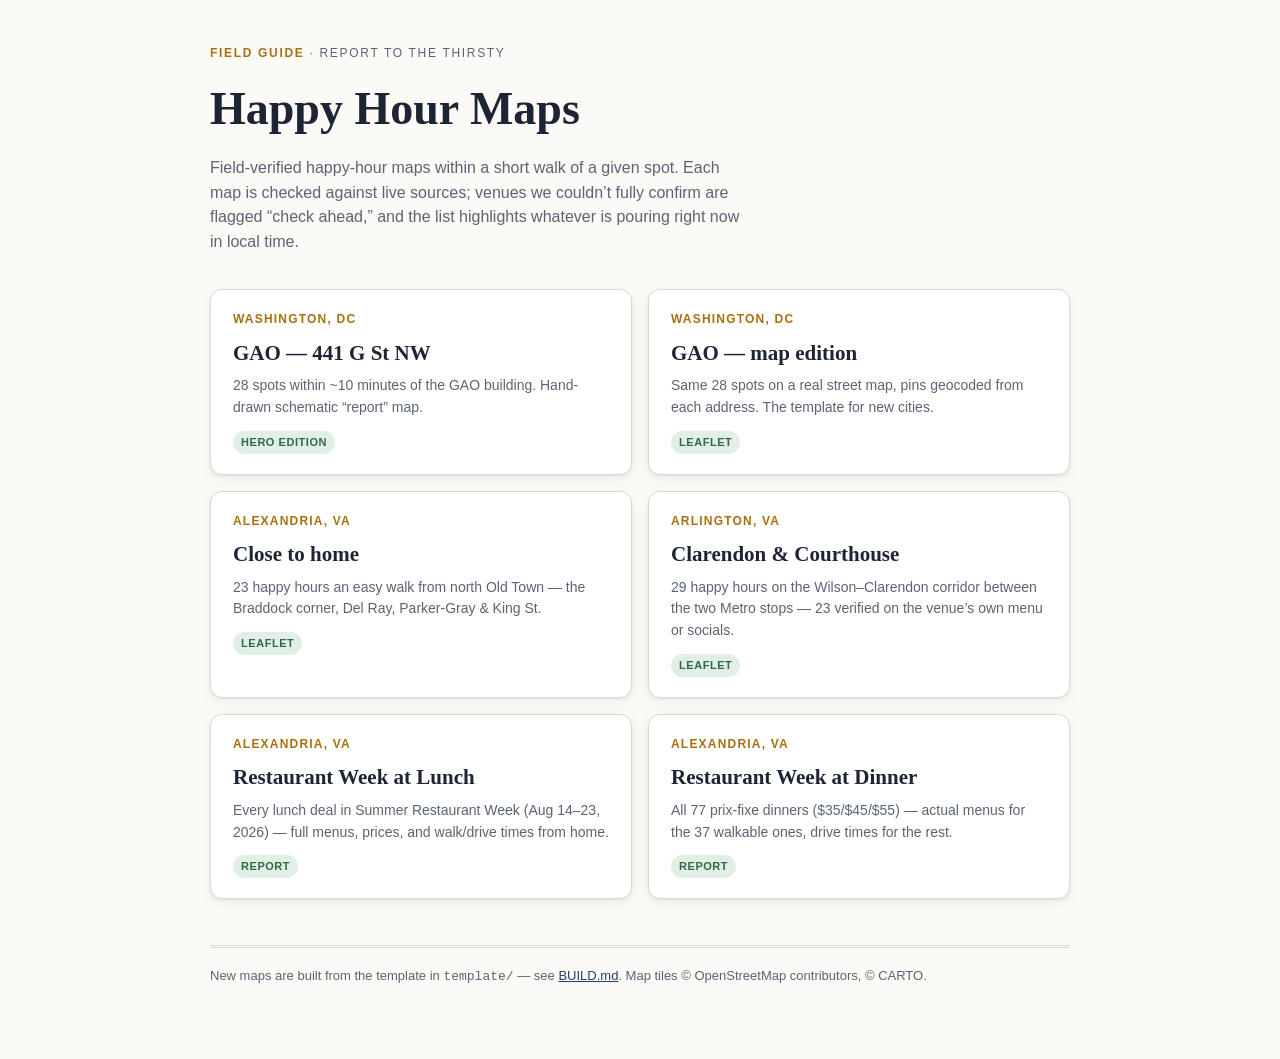
<file: index.html>
<!doctype html>
<html lang="en">
<head>
<meta charset="utf-8">
<meta name="viewport" content="width=device-width, initial-scale=1">
<title>Happy Hour Maps</title>
<link rel="icon" href="favicon.ico" sizes="any">
<link rel="icon" href="favicon.svg" type="image/svg+xml">
<link rel="apple-touch-icon" href="apple-touch-icon.png">
<style>
  :root{
    --paper:#fbfaf6;--card:#fff;--ink:#1d2534;--muted:#5b6474;--line:#dcd9cf;
    --navy:#24406b;--amber:#a8700f;--good:#2e6b45;--good-soft:#e2efe6;
    --shadow:0 1px 3px rgba(29,37,52,.08),0 4px 14px rgba(29,37,52,.06);
  }
  @media (prefers-color-scheme:dark){:root{
    --paper:#151a24;--card:#1d2431;--ink:#e9e7de;--muted:#9aa3b2;--line:#323a49;
    --navy:#8aa5cf;--amber:#d9a13f;--good:#7dbd94;--good-soft:#20301f;
    --shadow:0 1px 3px rgba(0,0,0,.4),0 4px 14px rgba(0,0,0,.3);
  }}
  html,body{margin:0;background:var(--paper);color:var(--ink);
    font:16px/1.55 -apple-system,BlinkMacSystemFont,"Segoe UI",Roboto,Helvetica,Arial,sans-serif;}
  .wrap{max-width:860px;margin:0 auto;padding:44px 20px 72px;}
  .eyebrow{font-size:12px;letter-spacing:.14em;text-transform:uppercase;color:var(--muted);margin-bottom:10px;}
  .eyebrow b{color:var(--amber);}
  h1{font-family:Georgia,serif;font-size:clamp(30px,5vw,46px);margin:0 0 12px;}
  .dek{color:var(--muted);max-width:60ch;margin:0 0 34px;}
  .grid{display:grid;grid-template-columns:1fr;gap:16px;}
  @media(min-width:640px){.grid{grid-template-columns:1fr 1fr;}}
  a.map{display:block;text-decoration:none;color:inherit;background:var(--card);
    border:1px solid var(--line);border-radius:12px;padding:20px 22px;box-shadow:var(--shadow);
    transition:border-color .15s ease,transform .15s ease;}
  a.map:hover{border-color:var(--amber);transform:translateY(-2px);}
  a.map h2{font-family:Georgia,serif;font-size:21px;margin:0 0 6px;}
  a.map p{margin:0;color:var(--muted);font-size:14px;}
  a.map .loc{font-size:12px;letter-spacing:.1em;text-transform:uppercase;color:var(--amber);font-weight:700;margin-bottom:8px;}
  .tag{display:inline-block;font-size:11px;font-weight:700;letter-spacing:.05em;text-transform:uppercase;
    padding:3px 8px;border-radius:99px;background:var(--good-soft);color:var(--good);margin-top:12px;}
  footer{margin-top:46px;border-top:3px double var(--line);padding-top:18px;color:var(--muted);font-size:13px;}
  footer a{color:var(--navy);}
</style>
</head>
<body>
<div class="wrap">
  <div class="eyebrow"><b>Field Guide</b> · Report to the Thirsty</div>
  <h1>Happy Hour Maps</h1>
  <p class="dek">Field-verified happy-hour maps within a short walk of a given spot. Each map is
  checked against live sources; venues we couldn’t fully confirm are flagged “check ahead,”
  and the list highlights whatever is pouring right now in local time.</p>

  <div class="grid">
    <a class="map" href="maps/gao/">
      <div class="loc">Washington, DC</div>
      <h2>GAO — 441 G St NW</h2>
      <p>28 spots within ~10 minutes of the GAO building. Hand-drawn schematic “report” map.</p>
      <span class="tag">Hero edition</span>
    </a>
    <a class="map" href="maps/gao-leaflet/">
      <div class="loc">Washington, DC</div>
      <h2>GAO — map edition</h2>
      <p>Same 28 spots on a real street map, pins geocoded from each address. The template for new cities.</p>
      <span class="tag">Leaflet</span>
    </a>
    <a class="map" href="maps/alexandria/">
      <div class="loc">Alexandria, VA</div>
      <h2>Close to home</h2>
      <p>23 happy hours an easy walk from north Old Town — the Braddock corner, Del Ray, Parker-Gray & King St.</p>
      <span class="tag">Leaflet</span>
    </a>
    <a class="map" href="maps/clarendon-courthouse/">
      <div class="loc">Arlington, VA</div>
      <h2>Clarendon &amp; Courthouse</h2>
      <p>29 happy hours on the Wilson–Clarendon corridor between the two Metro stops — 23 verified on the venue’s own menu or socials.</p>
      <span class="tag">Leaflet</span>
    </a>
    <a class="map" href="arw-lunch/">
      <div class="loc">Alexandria, VA</div>
      <h2>Restaurant Week at Lunch</h2>
      <p>Every lunch deal in Summer Restaurant Week (Aug 14–23, 2026) — full menus, prices, and walk/drive times from home.</p>
      <span class="tag">Report</span>
    </a>
    <a class="map" href="arw-dinner/">
      <div class="loc">Alexandria, VA</div>
      <h2>Restaurant Week at Dinner</h2>
      <p>All 77 prix-fixe dinners ($35/$45/$55) — actual menus for the 37 walkable ones, drive times for the rest.</p>
      <span class="tag">Report</span>
    </a>
  </div>

  <footer>
    New maps are built from the template in <code>template/</code> — see <a href="BUILD.md">BUILD.md</a>.
    Map tiles © OpenStreetMap contributors, © CARTO.
  </footer>
</div>
</body>
</html>
</file>
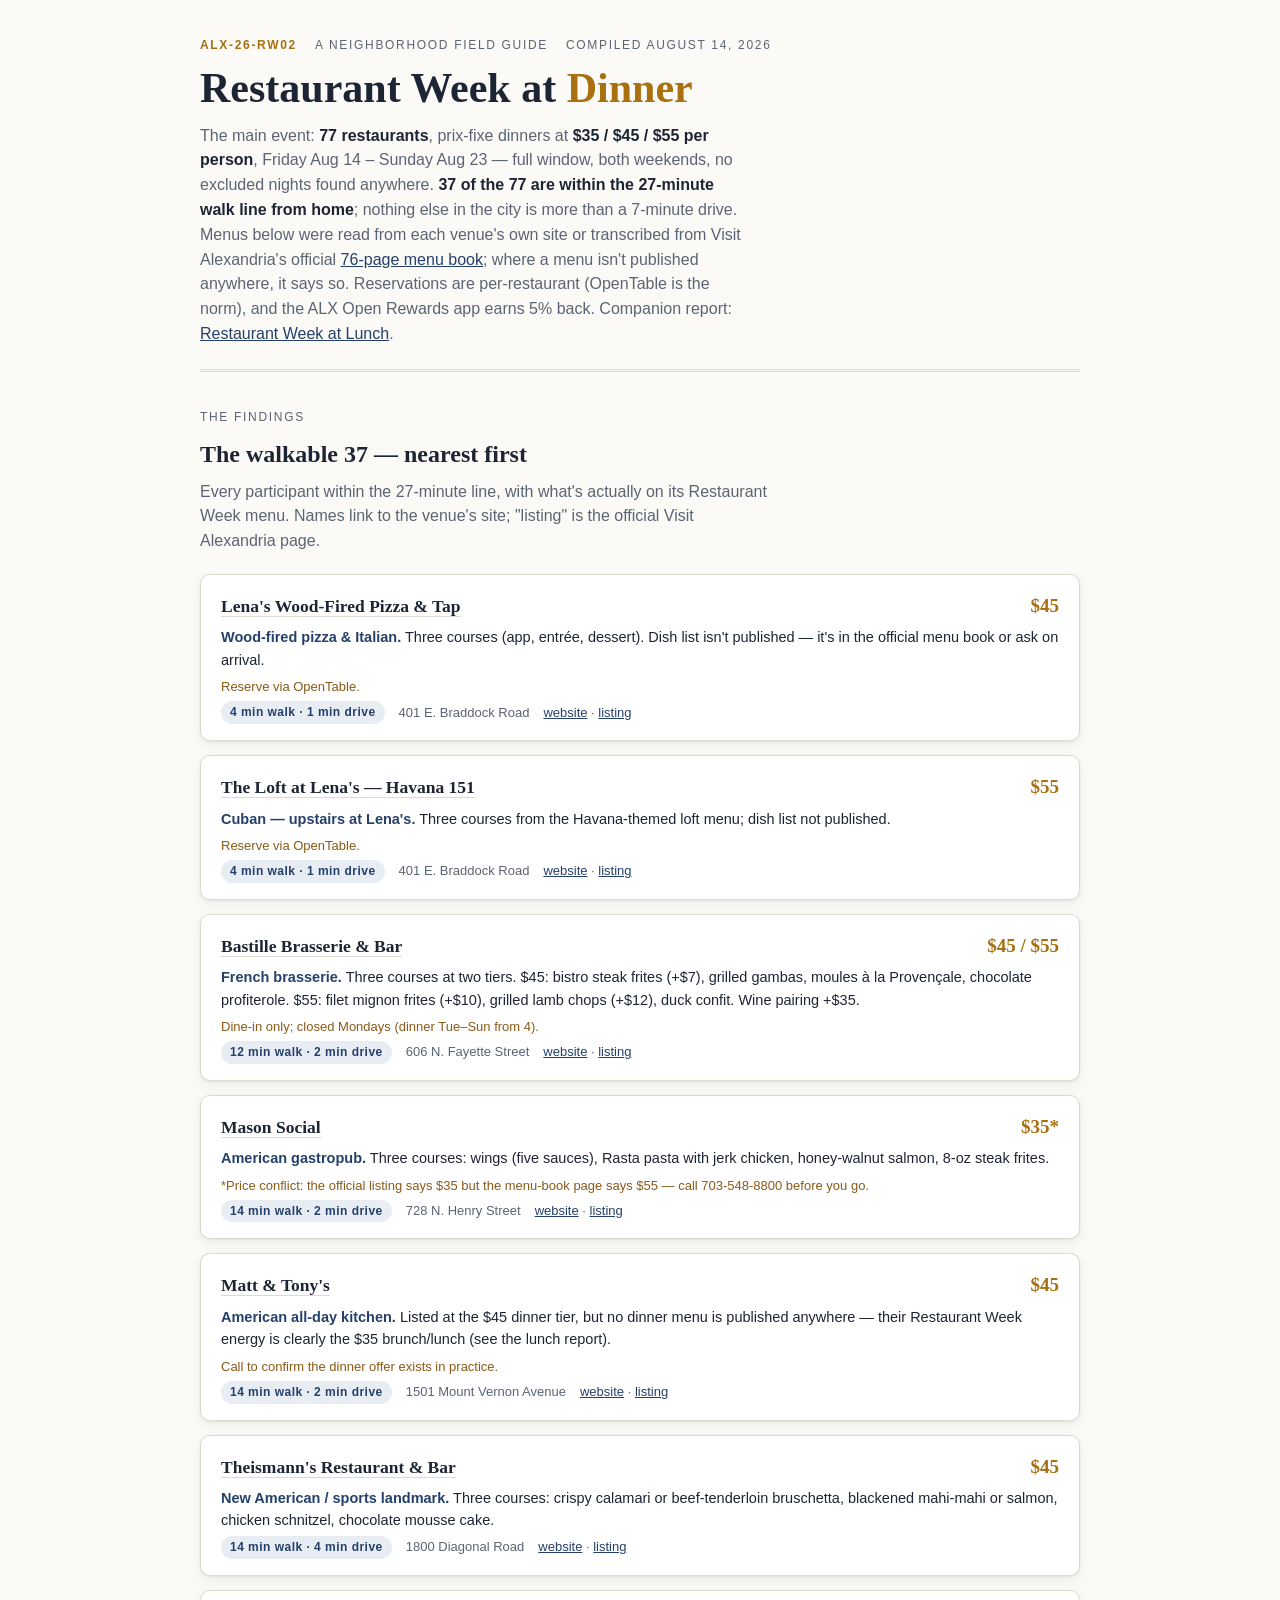
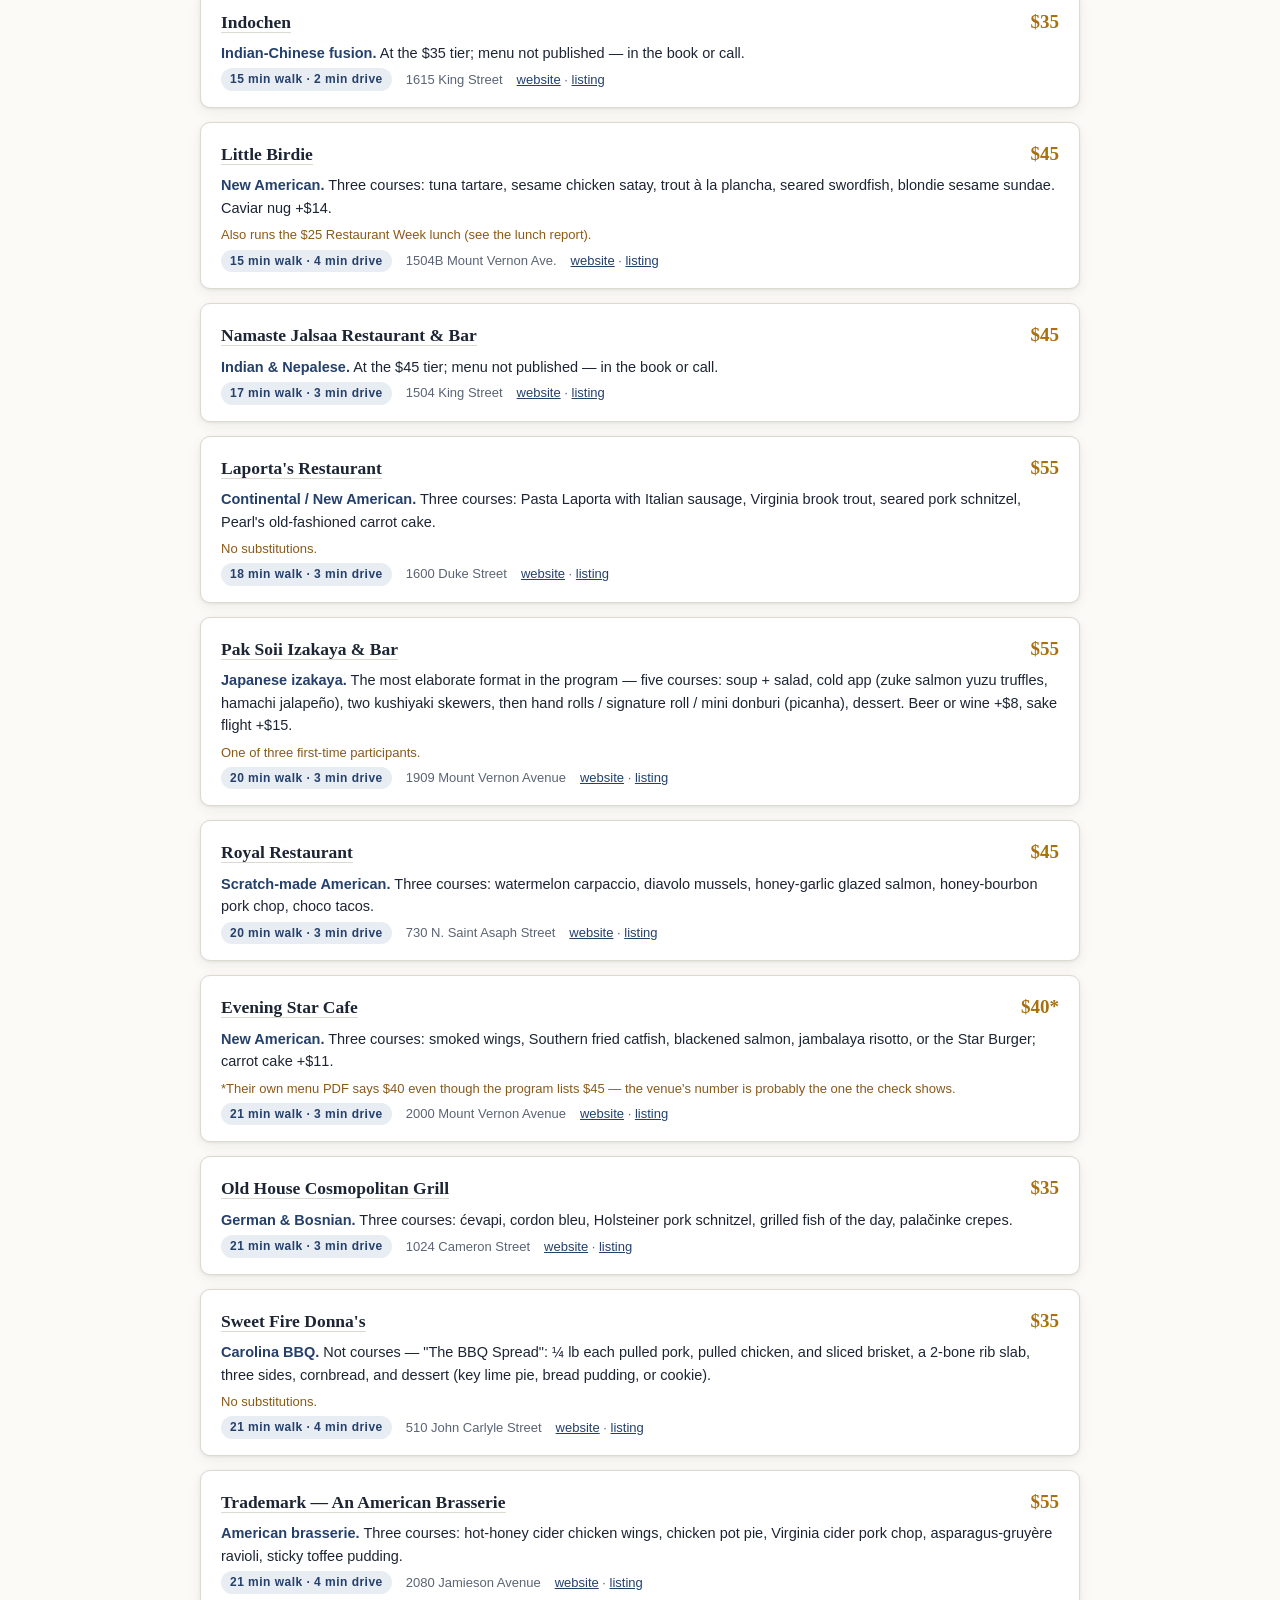
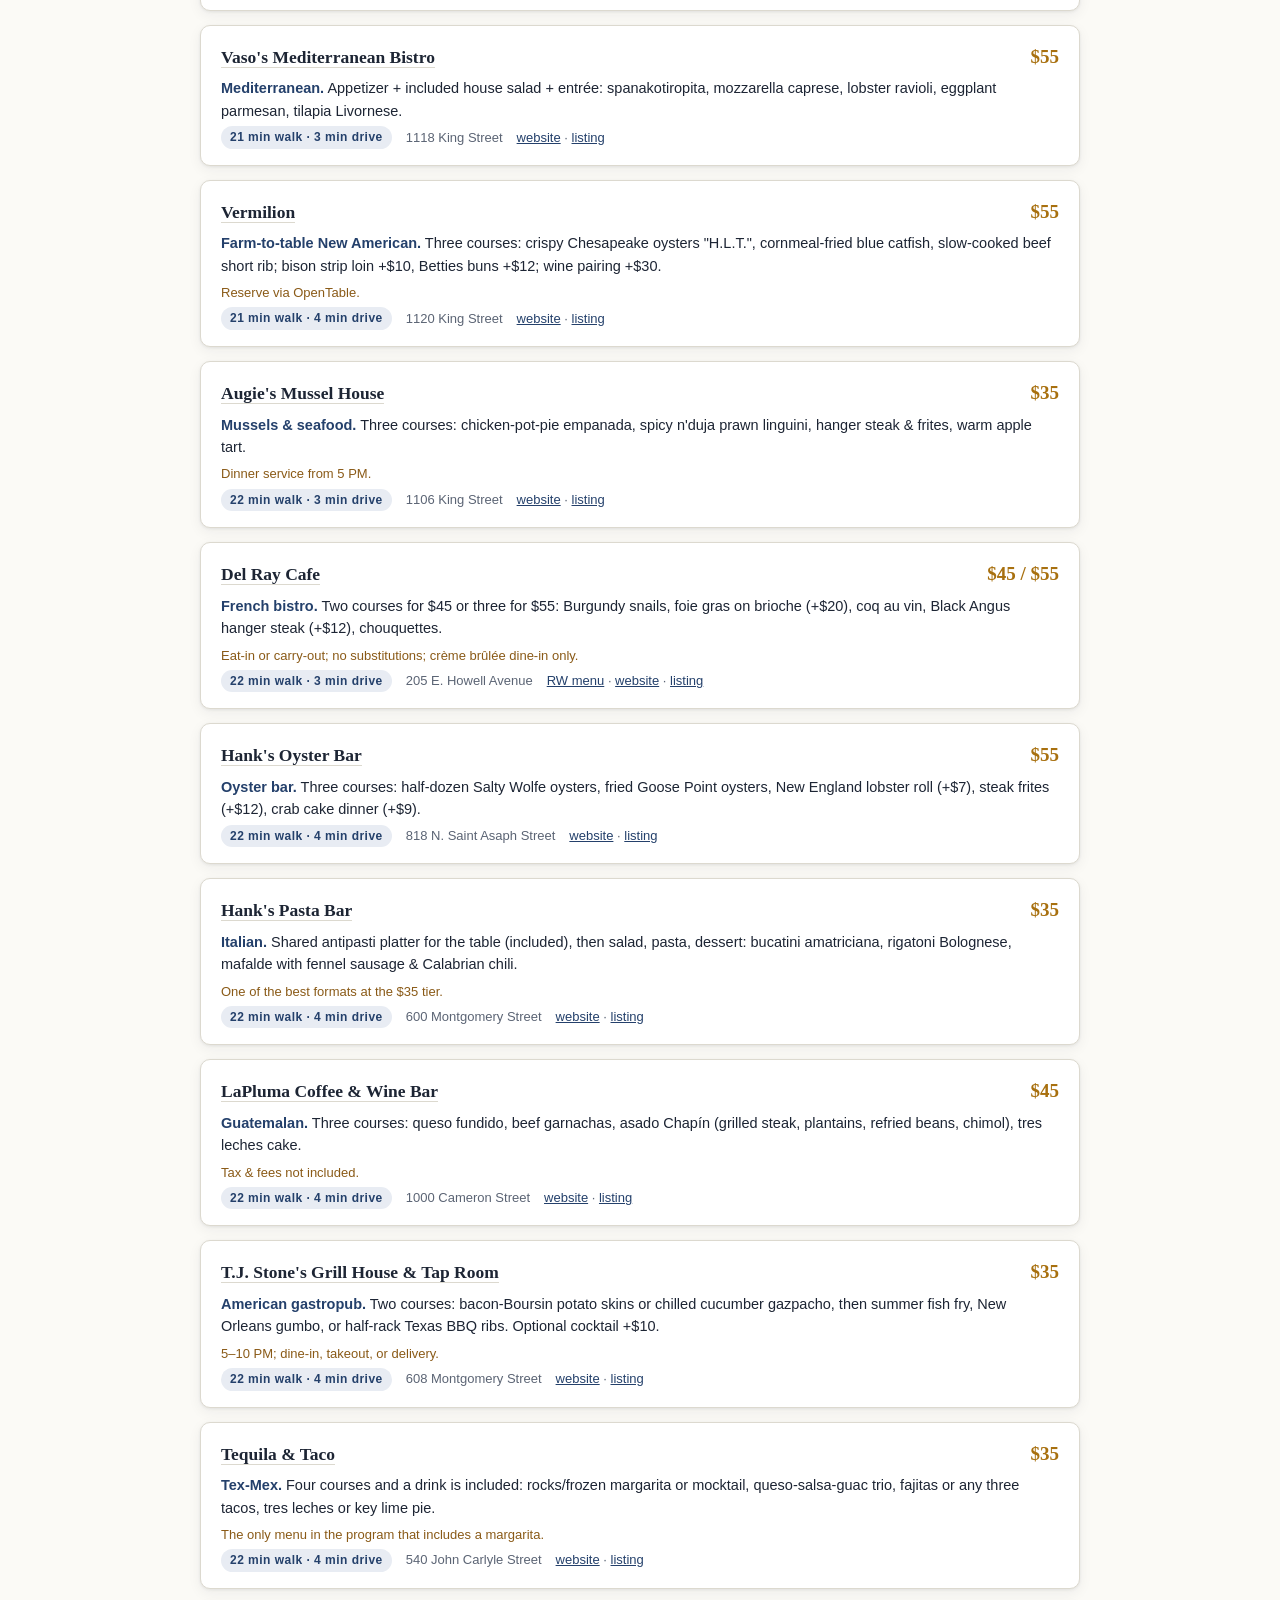
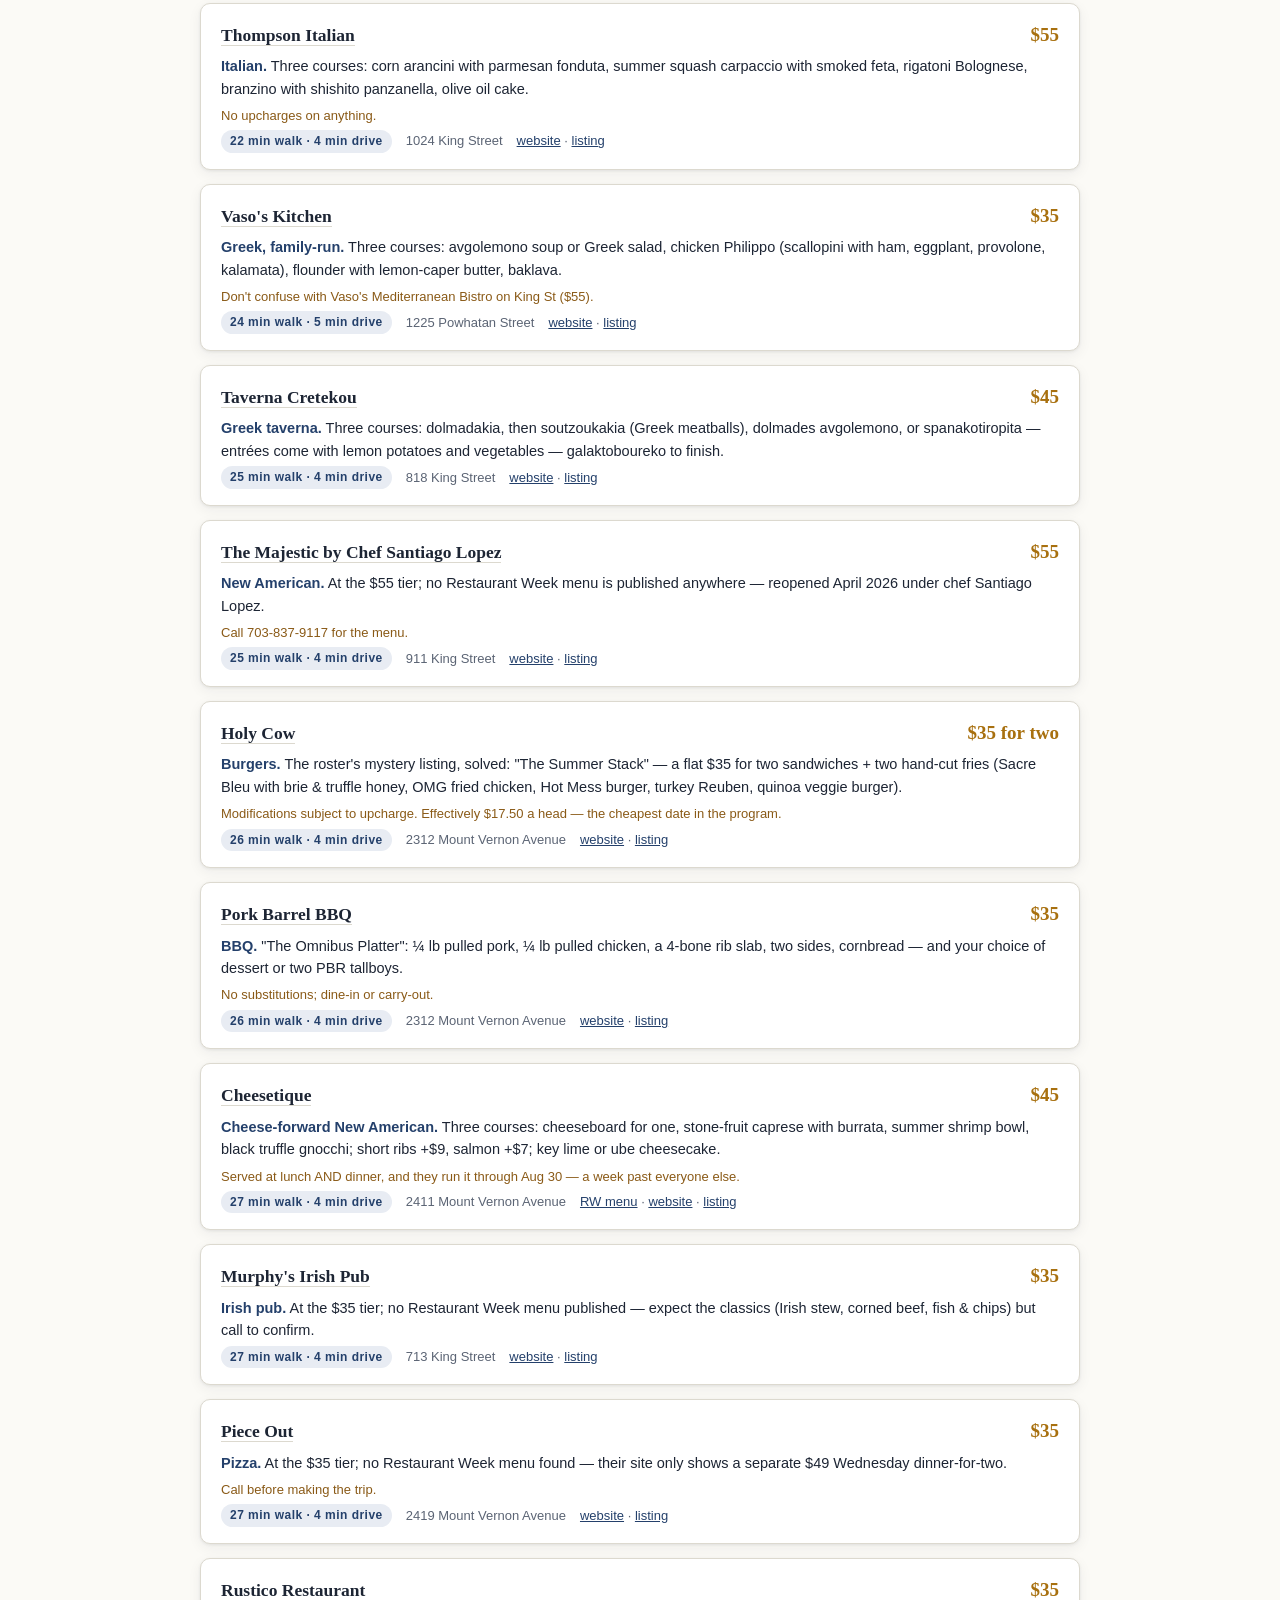
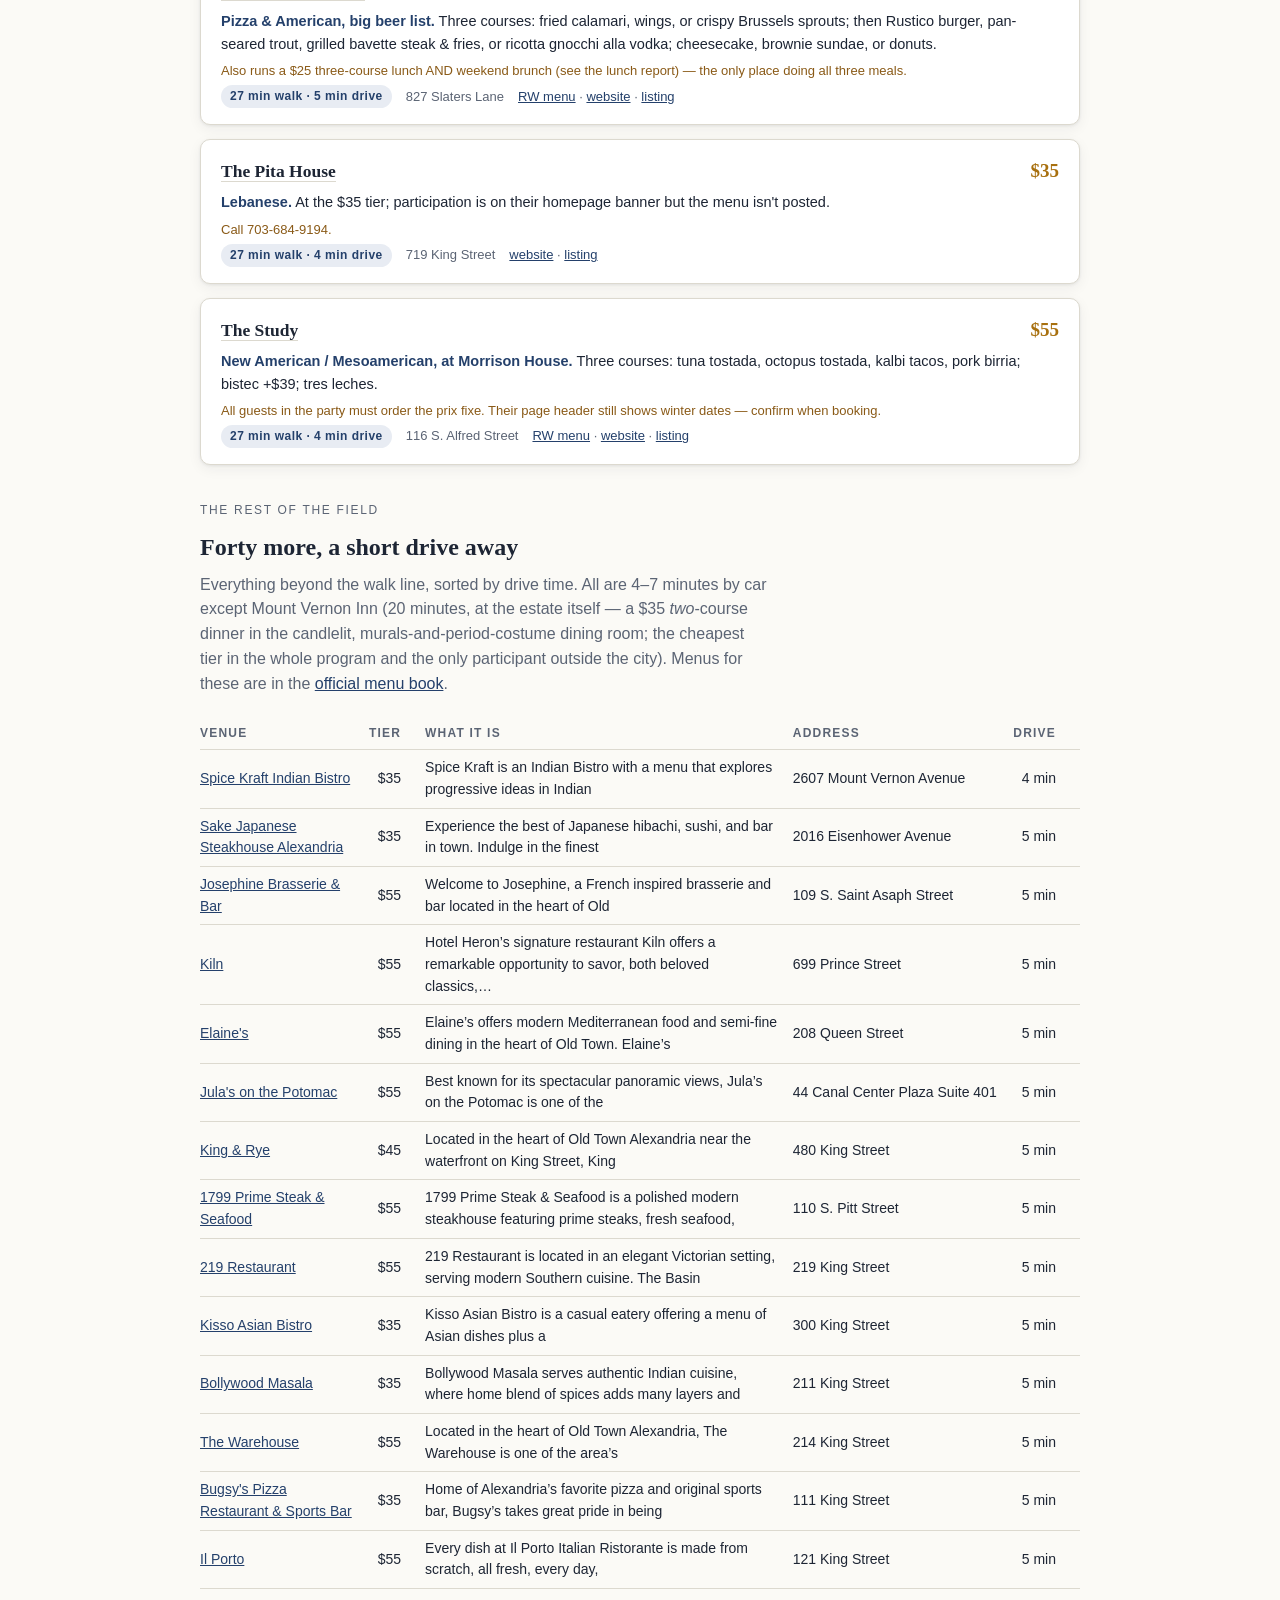
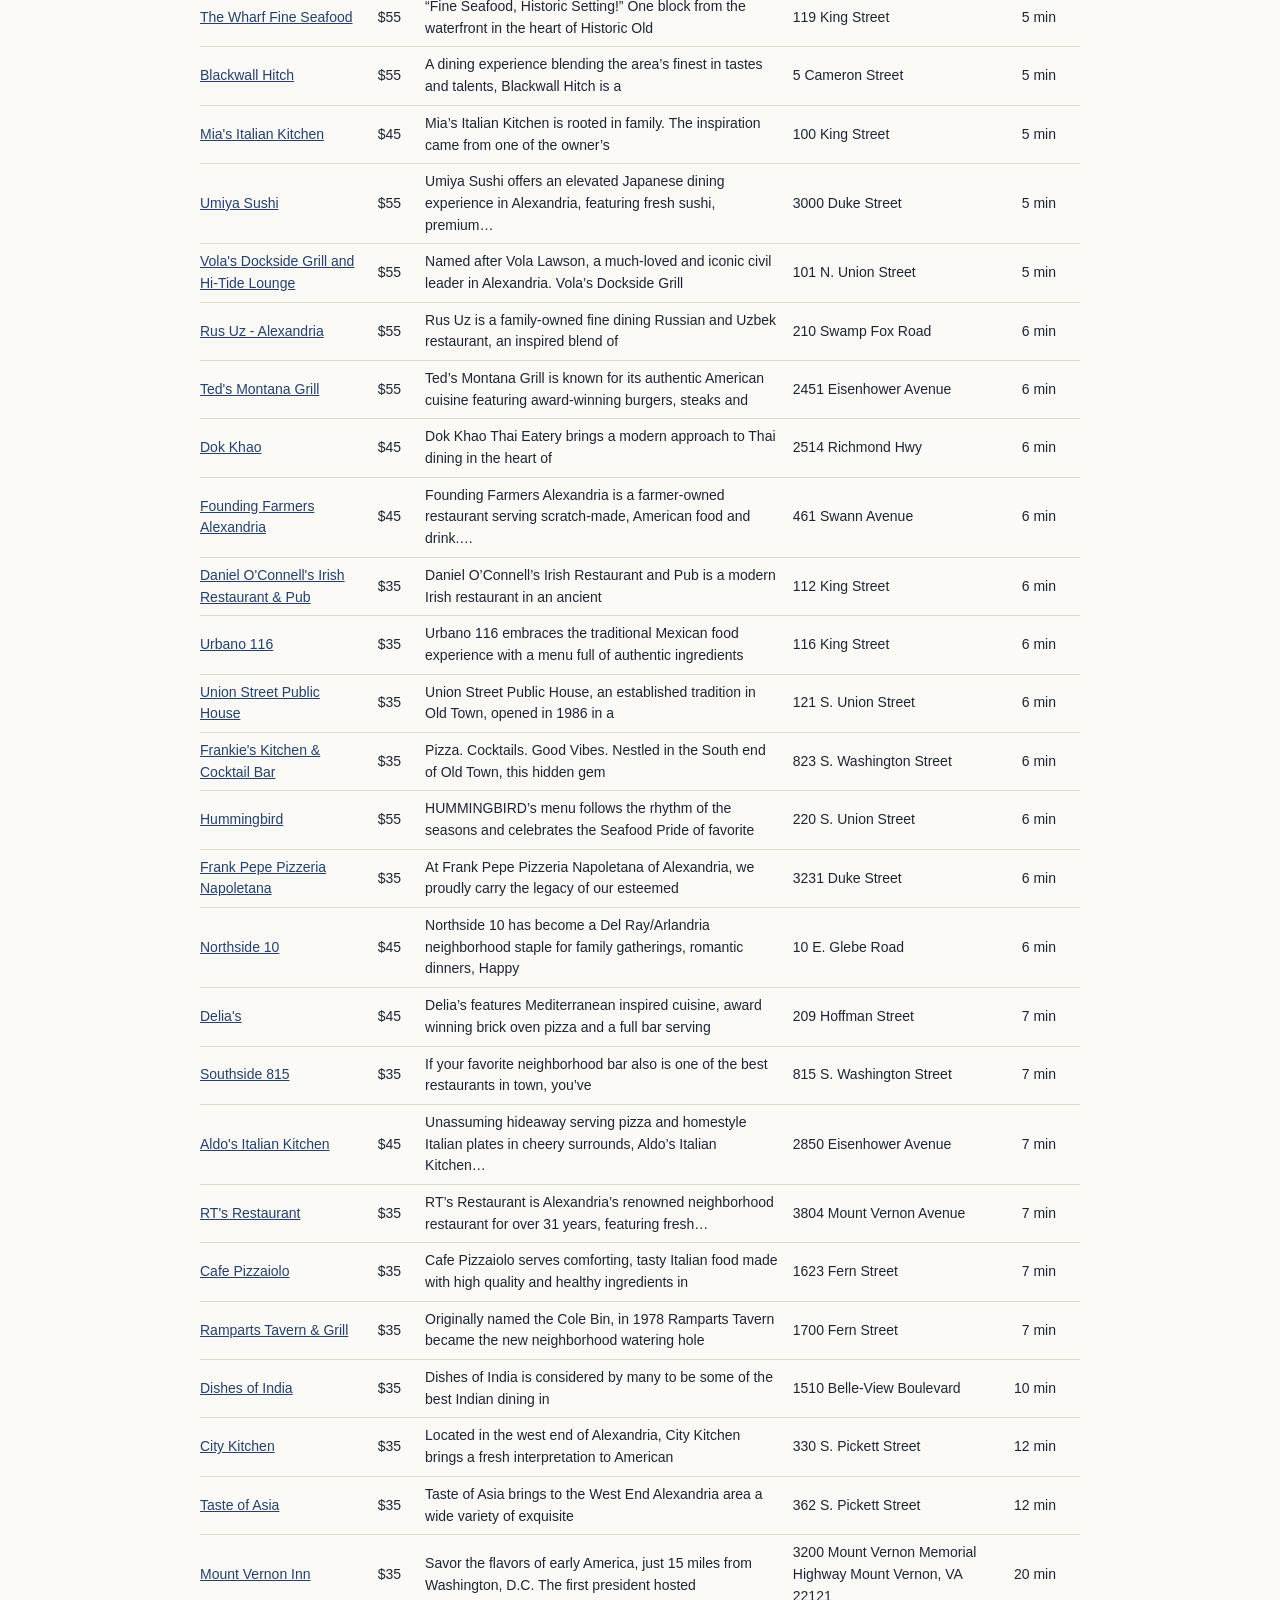
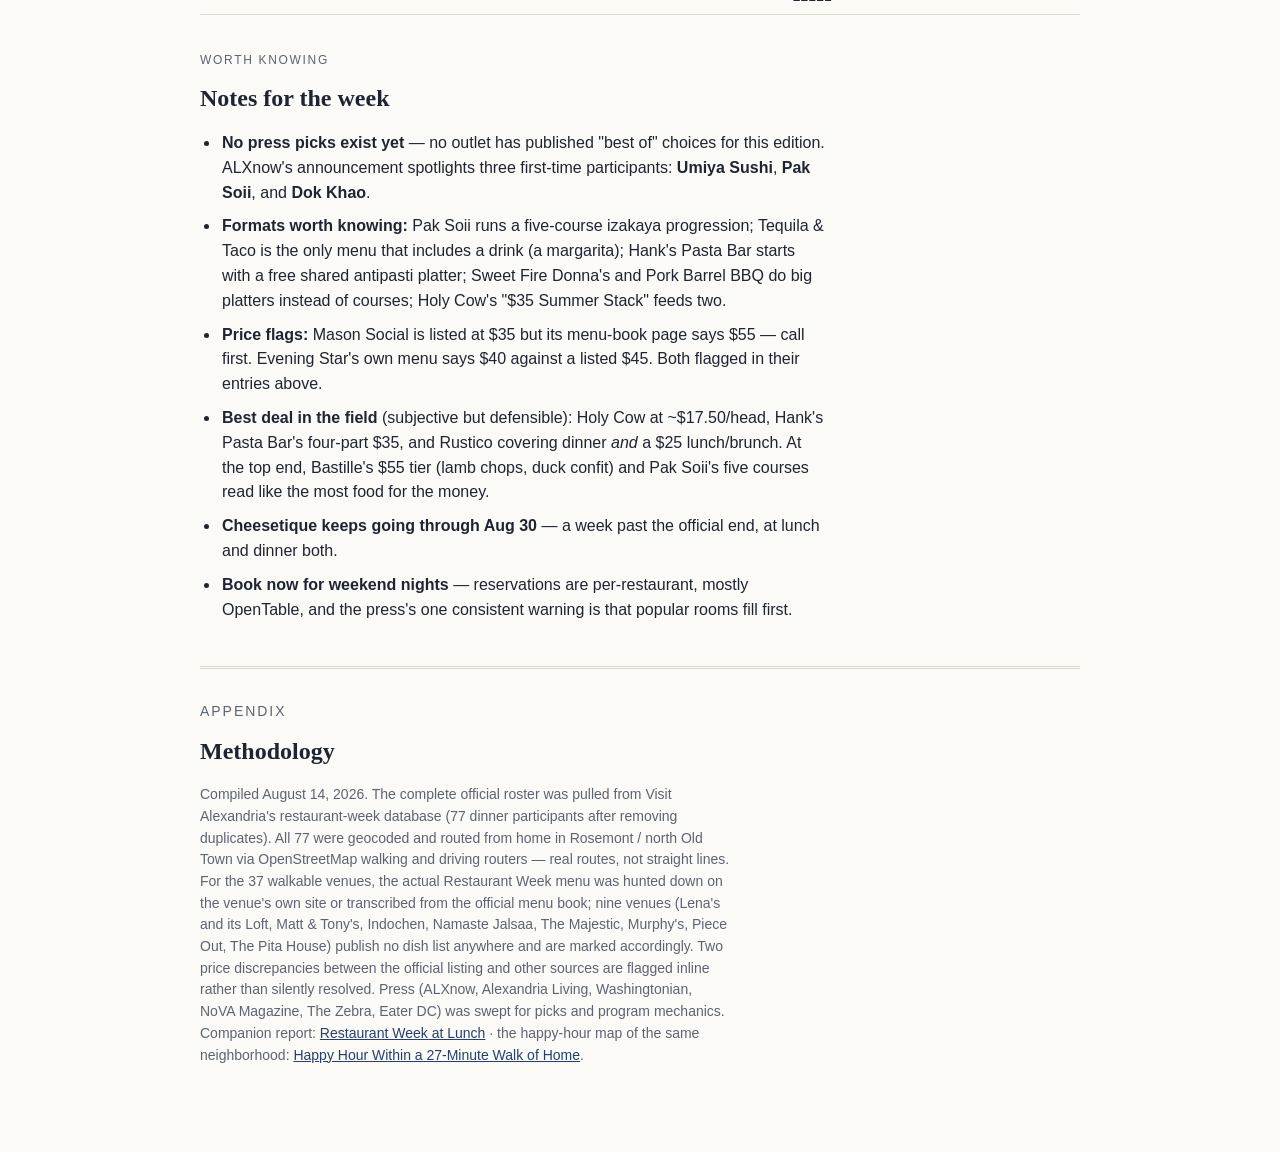
<file: arw-dinner/index.html>
<!doctype html>
<html lang="en">
<head>
<meta charset="utf-8">
<meta name="viewport" content="width=device-width, initial-scale=1">
<title>Restaurant Week at Dinner — Alexandria, Aug 14–23, 2026</title>
<style>
  :root{
    --paper:#fbfaf6; --card:#ffffff; --ink:#1d2534; --muted:#5b6474; --line:#dcd9cf;
    --navy:#24406b; --navy-soft:#e8ecf3; --amber:#a8700f; --amber-deep:#8a5c0c; --amber-soft:#f5ead2;
    --good:#2e6b45; --good-soft:#e2efe6; --warn:#8a5a17; --warn-soft:#f3e9d4;
    --shadow:0 1px 3px rgba(29,37,52,.08),0 4px 14px rgba(29,37,52,.06);
  }
  @media (prefers-color-scheme: dark){
    :root:not([data-theme="light"]){
      --paper:#151a24; --card:#1d2431; --ink:#e9e7de; --muted:#9aa3b2; --line:#323a49;
      --navy:#8aa5cf; --navy-soft:#232f44; --amber:#d9a13f; --amber-deep:#e2b567; --amber-soft:#33301f;
      --good:#7dbd94; --good-soft:#20301f; --warn:#d8b26a; --warn-soft:#33301f;
      --shadow:0 1px 3px rgba(0,0,0,.4),0 4px 14px rgba(0,0,0,.3);
    }
  }
  :root[data-theme="dark"]{
    --paper:#151a24; --card:#1d2431; --ink:#e9e7de; --muted:#9aa3b2; --line:#323a49;
    --navy:#8aa5cf; --navy-soft:#232f44; --amber:#d9a13f; --amber-deep:#e2b567; --amber-soft:#33301f;
    --good:#7dbd94; --good-soft:#20301f; --warn:#d8b26a; --warn-soft:#33301f;
    --shadow:0 1px 3px rgba(0,0,0,.4),0 4px 14px rgba(0,0,0,.3);
  }
  body{margin:0;background:var(--paper);color:var(--ink);
    font:16px/1.55 -apple-system,BlinkMacSystemFont,"Segoe UI",Roboto,Helvetica,Arial,sans-serif;}
  .wrap{max-width:880px;margin:0 auto;padding:36px 20px 72px;}
  a{color:var(--navy);}
  header.mast{border-bottom:3px double var(--line);padding-bottom:22px;margin-bottom:8px;}
  .eyebrow{display:flex;flex-wrap:wrap;gap:8px 18px;align-items:baseline;font-size:12px;
    letter-spacing:.14em;text-transform:uppercase;color:var(--muted);margin-bottom:10px;}
  .eyebrow .docno{color:var(--amber);font-weight:700;}
  h1{font-family:Georgia,"Times New Roman",serif;font-weight:700;font-size:clamp(28px,4.5vw,42px);
    line-height:1.12;margin:0 0 12px;text-wrap:balance;}
  h1 em{font-style:normal;color:var(--amber);}
  .dek{max-width:62ch;color:var(--muted);margin:0;}
  .dek strong{color:var(--ink);}
  h2{font-family:Georgia,"Times New Roman",serif;font-size:24px;margin:40px 0 6px;}
  .kicker{font-size:12px;letter-spacing:.14em;text-transform:uppercase;color:var(--muted);margin:36px 0 -30px;}
  .lead-note{color:var(--muted);max-width:64ch;margin:0 0 20px;}
  .menus{display:grid;grid-template-columns:repeat(auto-fit,minmax(320px,1fr));gap:20px;}
  .menu-card{background:var(--card);border:1px solid var(--line);border-radius:10px;
    box-shadow:var(--shadow);padding:22px 22px 18px;display:flex;flex-direction:column;gap:12px;}
  .menu-card .head{display:flex;justify-content:space-between;align-items:baseline;gap:12px;flex-wrap:wrap;}
  .menu-card h3{font-family:Georgia,serif;font-size:21px;margin:0;}
  .price{font-family:Georgia,serif;font-size:24px;color:var(--amber);font-weight:700;white-space:nowrap;}
  .when{font-weight:700;color:var(--navy);font-size:14px;}
  .chips{display:flex;gap:8px;flex-wrap:wrap;}
  .chip{font-size:12px;font-weight:700;letter-spacing:.04em;padding:2px 9px;border-radius:99px;white-space:nowrap;}
  .chip.dist{background:var(--navy-soft);color:var(--navy);}
  .chip.verified{background:var(--good-soft);color:var(--good);text-transform:uppercase;letter-spacing:.08em;}
  .chip.warn{background:var(--warn-soft);color:var(--warn);text-transform:uppercase;letter-spacing:.08em;}
  .course{border-top:1px solid var(--line);padding-top:10px;}
  .course b{display:block;font-size:12px;letter-spacing:.1em;text-transform:uppercase;color:var(--muted);margin-bottom:3px;}
  .course p{margin:0;font-size:14.5px;}
  .fineprint{font-size:13px;color:var(--muted);margin:0;border-top:1px solid var(--line);padding-top:10px;}
  .addr{font-size:13px;color:var(--muted);}
  .fc-list{display:flex;flex-direction:column;gap:14px;margin-top:20px;}
  .fc{background:var(--card);border:1px solid var(--line);border-radius:10px;box-shadow:var(--shadow);
    padding:16px 20px;display:grid;grid-template-columns:1fr auto;gap:4px 16px;align-items:baseline;}
  .fc h3{font-family:Georgia,serif;font-size:17.5px;margin:0;}
  .fc .price{font-size:19px;}
  .fc .deal{grid-column:1/-1;margin:2px 0 0;font-size:14.5px;}
  .fc .meta{grid-column:1/-1;display:flex;gap:8px 14px;flex-wrap:wrap;align-items:center;font-size:13px;color:var(--muted);}
  .note-list{margin:14px 0 0;padding-left:20px;display:flex;flex-direction:column;gap:9px;max-width:68ch;}
  .note-list li{padding-left:2px;}
  .note-list b{color:var(--ink);}
  .appendix{border-top:3px double var(--line);margin-top:44px;padding-top:8px;}
  .appendix p{max-width:68ch;color:var(--muted);font-size:14px;}
  table{border-collapse:collapse;width:100%;font-variant-numeric:tabular-nums;}
  .tbl-scroll{overflow-x:auto;}
  th,td{text-align:left;padding:7px 14px 7px 0;border-bottom:1px solid var(--line);font-size:14px;}
  th{font-size:12px;letter-spacing:.1em;text-transform:uppercase;color:var(--muted);font-weight:700;}
  td.num{text-align:right;padding-right:24px;white-space:nowrap;}
  th.num{text-align:right;padding-right:24px;}
  @media (prefers-reduced-motion:no-preference){ html{scroll-behavior:smooth;} }

  .cuisine{color:var(--navy);font-weight:700;}
  .cav{grid-column:1/-1;font-size:13px;color:var(--warn);margin:2px 0 0;}
  .links a{white-space:nowrap;}
  .fc h3 a{color:inherit;text-decoration:none;border-bottom:1px solid var(--line);}
  .fc h3 a:hover{border-color:var(--amber);color:var(--amber);}
</style>
</head>
<body>
<div class="wrap">
<header class="mast">
  <div class="eyebrow">
    <span class="docno">ALX-26-RW02</span>
    <span>A Neighborhood Field Guide</span>
    <span>Compiled August 14, 2026</span>
  </div>
  <h1>Restaurant Week at <em>Dinner</em></h1>
  <p class="dek">The main event: <strong>77 restaurants</strong>, prix-fixe dinners at
  <strong>$35 / $45 / $55 per person</strong>, Friday Aug 14 – Sunday Aug 23 — full window, both
  weekends, no excluded nights found anywhere. <strong>37 of the 77 are within the 27-minute walk
  line from home</strong>; nothing else in the city is more than a 7-minute drive. Menus below were
  read from each venue's own site or transcribed from Visit Alexandria's official
  <a href="https://www.flipsnack.com/BCB58CCC5A8/final-alexandria-restaurant-week-2026-menu-book">76-page menu book</a>;
  where a menu isn't published anywhere, it says so. Reservations are per-restaurant (OpenTable is
  the norm), and the ALX Open Rewards app earns 5% back. Companion report:
  <a href="../arw-lunch/">Restaurant Week at Lunch</a>.</p>
</header>

<p class="kicker">The Findings</p>
<h2>The walkable 37 — nearest first</h2>
<p class="lead-note">Every participant within the 27-minute line, with what's actually on its
Restaurant Week menu. Names link to the venue's site; "listing" is the official Visit Alexandria page.</p>

<div class="fc-list">
  <div class="fc">
    <h3><a href="http://www.LenasWoodFire.com">Lena's Wood-Fired Pizza &amp; Tap</a></h3><span class="price">$45</span>
    <p class="deal"><span class="cuisine">Wood-fired pizza &amp; Italian.</span> Three courses (app, entrée, dessert). Dish list isn't published — it's in the official menu book or ask on arrival.</p>
    <p class="cav">Reserve via OpenTable.</p>
    <div class="meta"><span class="chip dist">4 min walk · 1 min drive</span>
    <span>401 E. Braddock Road</span><span class="links"><a href="http://www.LenasWoodFire.com">website</a> · <a href="https://visitalexandria.com/listings/lenas-wood-fired-pizza-tap-2/">listing</a></span></div>
  </div>
  <div class="fc">
    <h3><a href="https://www.theloftatlenas.com/">The Loft at Lena's — Havana 151</a></h3><span class="price">$55</span>
    <p class="deal"><span class="cuisine">Cuban — upstairs at Lena's.</span> Three courses from the Havana-themed loft menu; dish list not published.</p>
    <p class="cav">Reserve via OpenTable.</p>
    <div class="meta"><span class="chip dist">4 min walk · 1 min drive</span>
    <span>401 E. Braddock Road</span><span class="links"><a href="https://www.theloftatlenas.com/">website</a> · <a href="https://visitalexandria.com/listings/the-loft-at-lenas-havana-151-2/">listing</a></span></div>
  </div>
  <div class="fc">
    <h3><a href="http://www.BastilleRestaurant.com">Bastille Brasserie &amp; Bar</a></h3><span class="price">$45 / $55</span>
    <p class="deal"><span class="cuisine">French brasserie.</span> Three courses at two tiers. $45: bistro steak frites (+$7), grilled gambas, moules à la Provençale, chocolate profiterole. $55: filet mignon frites (+$10), grilled lamb chops (+$12), duck confit. Wine pairing +$35.</p>
    <p class="cav">Dine-in only; closed Mondays (dinner Tue–Sun from 4).</p>
    <div class="meta"><span class="chip dist">12 min walk · 2 min drive</span>
    <span>606 N. Fayette Street</span><span class="links"><a href="http://www.BastilleRestaurant.com">website</a> · <a href="https://visitalexandria.com/listings/bastille-brasserie-bar-3/">listing</a></span></div>
  </div>
  <div class="fc">
    <h3><a href="http://www.Mason-Social.com">Mason Social</a></h3><span class="price">$35*</span>
    <p class="deal"><span class="cuisine">American gastropub.</span> Three courses: wings (five sauces), Rasta pasta with jerk chicken, honey-walnut salmon, 8-oz steak frites.</p>
    <p class="cav">*Price conflict: the official listing says $35 but the menu-book page says $55 — call 703-548-8800 before you go.</p>
    <div class="meta"><span class="chip dist">14 min walk · 2 min drive</span>
    <span>728 N. Henry Street</span><span class="links"><a href="http://www.Mason-Social.com">website</a> · <a href="https://visitalexandria.com/listings/mason-social-2/">listing</a></span></div>
  </div>
  <div class="fc">
    <h3><a href="https://mattandtonysva.com/">Matt &amp; Tony's</a></h3><span class="price">$45</span>
    <p class="deal"><span class="cuisine">American all-day kitchen.</span> Listed at the $45 dinner tier, but no dinner menu is published anywhere — their Restaurant Week energy is clearly the $35 brunch/lunch (see the lunch report).</p>
    <p class="cav">Call to confirm the dinner offer exists in practice.</p>
    <div class="meta"><span class="chip dist">14 min walk · 2 min drive</span>
    <span>1501 Mount Vernon Avenue</span><span class="links"><a href="https://mattandtonysva.com/">website</a> · <a href="https://visitalexandria.com/listings/matt-tonys-2/">listing</a></span></div>
  </div>
  <div class="fc">
    <h3><a href="http://www.Theismanns.com/">Theismann's Restaurant &amp; Bar</a></h3><span class="price">$45</span>
    <p class="deal"><span class="cuisine">New American / sports landmark.</span> Three courses: crispy calamari or beef-tenderloin bruschetta, blackened mahi-mahi or salmon, chicken schnitzel, chocolate mousse cake.</p>
    
    <div class="meta"><span class="chip dist">14 min walk · 4 min drive</span>
    <span>1800 Diagonal Road</span><span class="links"><a href="http://www.Theismanns.com/">website</a> · <a href="https://visitalexandria.com/listings/theismanns-restaurant-bar-6/">listing</a></span></div>
  </div>
  <div class="fc">
    <h3><a href="https://www.indochen.com/">Indochen</a></h3><span class="price">$35</span>
    <p class="deal"><span class="cuisine">Indian-Chinese fusion.</span> At the $35 tier; menu not published — in the book or call.</p>
    
    <div class="meta"><span class="chip dist">15 min walk · 2 min drive</span>
    <span>1615 King Street</span><span class="links"><a href="https://www.indochen.com/">website</a> · <a href="https://visitalexandria.com/listings/indochen-2/">listing</a></span></div>
  </div>
  <div class="fc">
    <h3><a href="https://checkout.square.site/merchant/D16J6WF77ADQD/checkout/GYOUERRMUTWJGRXEXOR4FUAO">Little Birdie</a></h3><span class="price">$45</span>
    <p class="deal"><span class="cuisine">New American.</span> Three courses: tuna tartare, sesame chicken satay, trout à la plancha, seared swordfish, blondie sesame sundae. Caviar nug +$14.</p>
    <p class="cav">Also runs the $25 Restaurant Week lunch (see the lunch report).</p>
    <div class="meta"><span class="chip dist">15 min walk · 4 min drive</span>
    <span>1504B Mount Vernon Ave.</span><span class="links"><a href="https://checkout.square.site/merchant/D16J6WF77ADQD/checkout/GYOUERRMUTWJGRXEXOR4FUAO">website</a> · <a href="https://visitalexandria.com/listings/little-birdie/">listing</a></span></div>
  </div>
  <div class="fc">
    <h3><a href="http://www.namastejalsaa.com/">Namaste Jalsaa Restaurant &amp; Bar</a></h3><span class="price">$45</span>
    <p class="deal"><span class="cuisine">Indian &amp; Nepalese.</span> At the $45 tier; menu not published — in the book or call.</p>
    
    <div class="meta"><span class="chip dist">17 min walk · 3 min drive</span>
    <span>1504 King Street</span><span class="links"><a href="http://www.namastejalsaa.com/">website</a> · <a href="https://visitalexandria.com/listings/namaste-jalsa-restaurant-bar-2/">listing</a></span></div>
  </div>
  <div class="fc">
    <h3><a href="http://www.Laportas.net">Laporta's Restaurant</a></h3><span class="price">$55</span>
    <p class="deal"><span class="cuisine">Continental / New American.</span> Three courses: Pasta Laporta with Italian sausage, Virginia brook trout, seared pork schnitzel, Pearl's old-fashioned carrot cake.</p>
    <p class="cav">No substitutions.</p>
    <div class="meta"><span class="chip dist">18 min walk · 3 min drive</span>
    <span>1600 Duke Street</span><span class="links"><a href="http://www.Laportas.net">website</a> · <a href="https://visitalexandria.com/listings/laportas-restaurant-2/">listing</a></span></div>
  </div>
  <div class="fc">
    <h3><a href="https://www.paksoiiizakaya.com/">Pak Soii Izakaya &amp; Bar</a></h3><span class="price">$55</span>
    <p class="deal"><span class="cuisine">Japanese izakaya.</span> The most elaborate format in the program — five courses: soup + salad, cold app (zuke salmon yuzu truffles, hamachi jalapeño), two kushiyaki skewers, then hand rolls / signature roll / mini donburi (picanha), dessert. Beer or wine +$8, sake flight +$15.</p>
    <p class="cav">One of three first-time participants.</p>
    <div class="meta"><span class="chip dist">20 min walk · 3 min drive</span>
    <span>1909 Mount Vernon Avenue</span><span class="links"><a href="https://www.paksoiiizakaya.com/">website</a> · <a href="https://visitalexandria.com/listings/pak-soii-izakaya-bar-2/">listing</a></span></div>
  </div>
  <div class="fc">
    <h3><a href="http://www.RoyalRestaurantVA.com">Royal Restaurant</a></h3><span class="price">$45</span>
    <p class="deal"><span class="cuisine">Scratch-made American.</span> Three courses: watermelon carpaccio, diavolo mussels, honey-garlic glazed salmon, honey-bourbon pork chop, choco tacos.</p>
    
    <div class="meta"><span class="chip dist">20 min walk · 3 min drive</span>
    <span>730 N. Saint Asaph Street</span><span class="links"><a href="http://www.RoyalRestaurantVA.com">website</a> · <a href="https://visitalexandria.com/listings/royal-restaurant-4/">listing</a></span></div>
  </div>
  <div class="fc">
    <h3><a href="http://www.EveningStarCafe.net">Evening Star Cafe</a></h3><span class="price">$40*</span>
    <p class="deal"><span class="cuisine">New American.</span> Three courses: smoked wings, Southern fried catfish, blackened salmon, jambalaya risotto, or the Star Burger; carrot cake +$11.</p>
    <p class="cav">*Their own menu PDF says $40 even though the program lists $45 — the venue's number is probably the one the check shows.</p>
    <div class="meta"><span class="chip dist">21 min walk · 3 min drive</span>
    <span>2000 Mount Vernon Avenue</span><span class="links"><a href="http://www.EveningStarCafe.net">website</a> · <a href="https://visitalexandria.com/listings/evening-star-cafe-2/">listing</a></span></div>
  </div>
  <div class="fc">
    <h3><a href="https://www.oldhousecosmopolitan.com/">Old House Cosmopolitan Grill</a></h3><span class="price">$35</span>
    <p class="deal"><span class="cuisine">German &amp; Bosnian.</span> Three courses: ćevapi, cordon bleu, Holsteiner pork schnitzel, grilled fish of the day, palačinke crepes.</p>
    
    <div class="meta"><span class="chip dist">21 min walk · 3 min drive</span>
    <span>1024 Cameron Street</span><span class="links"><a href="https://www.oldhousecosmopolitan.com/">website</a> · <a href="https://visitalexandria.com/listings/old-house-cosmopolitan-grill-2/">listing</a></span></div>
  </div>
  <div class="fc">
    <h3><a href="https://alxhgr.com/">Sweet Fire Donna's</a></h3><span class="price">$35</span>
    <p class="deal"><span class="cuisine">Carolina BBQ.</span> Not courses — "The BBQ Spread": ¼ lb each pulled pork, pulled chicken, and sliced brisket, a 2-bone rib slab, three sides, cornbread, and dessert (key lime pie, bread pudding, or cookie).</p>
    <p class="cav">No substitutions.</p>
    <div class="meta"><span class="chip dist">21 min walk · 4 min drive</span>
    <span>510 John Carlyle Street</span><span class="links"><a href="https://alxhgr.com/">website</a> · <a href="https://visitalexandria.com/listings/sweet-fire-donnas-2/">listing</a></span></div>
  </div>
  <div class="fc">
    <h3><a href="http://www.TrademarkALX.com">Trademark — An American Brasserie</a></h3><span class="price">$55</span>
    <p class="deal"><span class="cuisine">American brasserie.</span> Three courses: hot-honey cider chicken wings, chicken pot pie, Virginia cider pork chop, asparagus-gruyère ravioli, sticky toffee pudding.</p>
    
    <div class="meta"><span class="chip dist">21 min walk · 4 min drive</span>
    <span>2080 Jamieson Avenue</span><span class="links"><a href="http://www.TrademarkALX.com">website</a> · <a href="https://visitalexandria.com/listings/trademark-an-american-brasserie-4/">listing</a></span></div>
  </div>
  <div class="fc">
    <h3><a href="http://www.vasosonking.com/">Vaso's Mediterranean Bistro</a></h3><span class="price">$55</span>
    <p class="deal"><span class="cuisine">Mediterranean.</span> Appetizer + included house salad + entrée: spanakotiropita, mozzarella caprese, lobster ravioli, eggplant parmesan, tilapia Livornese.</p>
    
    <div class="meta"><span class="chip dist">21 min walk · 3 min drive</span>
    <span>1118 King Street</span><span class="links"><a href="http://www.vasosonking.com/">website</a> · <a href="https://visitalexandria.com/listings/vasos-mediterranean-bistro-3/">listing</a></span></div>
  </div>
  <div class="fc">
    <h3><a href="http://www.VermilionRestaurant.com">Vermilion</a></h3><span class="price">$55</span>
    <p class="deal"><span class="cuisine">Farm-to-table New American.</span> Three courses: crispy Chesapeake oysters "H.L.T.", cornmeal-fried blue catfish, slow-cooked beef short rib; bison strip loin +$10, Betties buns +$12; wine pairing +$30.</p>
    <p class="cav">Reserve via OpenTable.</p>
    <div class="meta"><span class="chip dist">21 min walk · 4 min drive</span>
    <span>1120 King Street</span><span class="links"><a href="http://www.VermilionRestaurant.com">website</a> · <a href="https://visitalexandria.com/listings/vermilion-3/">listing</a></span></div>
  </div>
  <div class="fc">
    <h3><a href="https://www.eataugies.com/">Augie's Mussel House</a></h3><span class="price">$35</span>
    <p class="deal"><span class="cuisine">Mussels &amp; seafood.</span> Three courses: chicken-pot-pie empanada, spicy n'duja prawn linguini, hanger steak &amp; frites, warm apple tart.</p>
    <p class="cav">Dinner service from 5 PM.</p>
    <div class="meta"><span class="chip dist">22 min walk · 3 min drive</span>
    <span>1106 King Street</span><span class="links"><a href="https://www.eataugies.com/">website</a> · <a href="https://visitalexandria.com/listings/augies-mussel-house-3/">listing</a></span></div>
  </div>
  <div class="fc">
    <h3><a href="http://www.DelRayCafe.com">Del Ray Cafe</a></h3><span class="price">$45 / $55</span>
    <p class="deal"><span class="cuisine">French bistro.</span> Two courses for $45 or three for $55: Burgundy snails, foie gras on brioche (+$20), coq au vin, Black Angus hanger steak (+$12), chouquettes.</p>
    <p class="cav">Eat-in or carry-out; no substitutions; crème brûlée dine-in only.</p>
    <div class="meta"><span class="chip dist">22 min walk · 3 min drive</span>
    <span>205 E. Howell Avenue</span><span class="links"><a href="https://www.delraycafe.com/alx-restaurant-week/">RW menu</a> · <a href="http://www.DelRayCafe.com">website</a> · <a href="https://visitalexandria.com/listings/del-ray-cafe-9/">listing</a></span></div>
  </div>
  <div class="fc">
    <h3><a href="https://hanksoysterbar.com/old-town/">Hank's Oyster Bar</a></h3><span class="price">$55</span>
    <p class="deal"><span class="cuisine">Oyster bar.</span> Three courses: half-dozen Salty Wolfe oysters, fried Goose Point oysters, New England lobster roll (+$7), steak frites (+$12), crab cake dinner (+$9).</p>
    
    <div class="meta"><span class="chip dist">22 min walk · 4 min drive</span>
    <span>818 N. Saint Asaph Street</span><span class="links"><a href="https://hanksoysterbar.com/old-town/">website</a> · <a href="https://visitalexandria.com/listings/hanks-oyster-bar/">listing</a></span></div>
  </div>
  <div class="fc">
    <h3><a href="https://hankspastabar.com/">Hank's Pasta Bar</a></h3><span class="price">$35</span>
    <p class="deal"><span class="cuisine">Italian.</span> Shared antipasti platter for the table (included), then salad, pasta, dessert: bucatini amatriciana, rigatoni Bolognese, mafalde with fennel sausage &amp; Calabrian chili.</p>
    <p class="cav">One of the best formats at the $35 tier.</p>
    <div class="meta"><span class="chip dist">22 min walk · 4 min drive</span>
    <span>600 Montgomery Street</span><span class="links"><a href="https://hankspastabar.com/">website</a> · <a href="https://visitalexandria.com/listings/hanks-pasta-bar-2/">listing</a></span></div>
  </div>
  <div class="fc">
    <h3><a href="https://laplumacoffeewine.com/">LaPluma Coffee &amp; Wine Bar</a></h3><span class="price">$45</span>
    <p class="deal"><span class="cuisine">Guatemalan.</span> Three courses: queso fundido, beef garnachas, asado Chapín (grilled steak, plantains, refried beans, chimol), tres leches cake.</p>
    <p class="cav">Tax &amp; fees not included.</p>
    <div class="meta"><span class="chip dist">22 min walk · 4 min drive</span>
    <span>1000 Cameron Street</span><span class="links"><a href="https://laplumacoffeewine.com/">website</a> · <a href="https://visitalexandria.com/listings/lapluma-coffee-wine-bar-2/">listing</a></span></div>
  </div>
  <div class="fc">
    <h3><a href="http://www.TJStones.com">T.J. Stone's Grill House &amp; Tap Room</a></h3><span class="price">$35</span>
    <p class="deal"><span class="cuisine">American gastropub.</span> Two courses: bacon-Boursin potato skins or chilled cucumber gazpacho, then summer fish fry, New Orleans gumbo, or half-rack Texas BBQ ribs. Optional cocktail +$10.</p>
    <p class="cav">5–10 PM; dine-in, takeout, or delivery.</p>
    <div class="meta"><span class="chip dist">22 min walk · 4 min drive</span>
    <span>608 Montgomery Street</span><span class="links"><a href="http://www.TJStones.com">website</a> · <a href="https://visitalexandria.com/listings/t-j-stones-grill-house-tap-room-5/">listing</a></span></div>
  </div>
  <div class="fc">
    <h3><a href="https://alxhgr.com/">Tequila &amp; Taco</a></h3><span class="price">$35</span>
    <p class="deal"><span class="cuisine">Tex-Mex.</span> Four courses and a drink is included: rocks/frozen margarita or mocktail, queso-salsa-guac trio, fajitas or any three tacos, tres leches or key lime pie.</p>
    <p class="cav">The only menu in the program that includes a margarita.</p>
    <div class="meta"><span class="chip dist">22 min walk · 4 min drive</span>
    <span>540 John Carlyle Street</span><span class="links"><a href="https://alxhgr.com/">website</a> · <a href="https://visitalexandria.com/listings/tequila-taco-2/">listing</a></span></div>
  </div>
  <div class="fc">
    <h3><a href="https://thompsonitalian.com/">Thompson Italian</a></h3><span class="price">$55</span>
    <p class="deal"><span class="cuisine">Italian.</span> Three courses: corn arancini with parmesan fonduta, summer squash carpaccio with smoked feta, rigatoni Bolognese, branzino with shishito panzanella, olive oil cake.</p>
    <p class="cav">No upcharges on anything.</p>
    <div class="meta"><span class="chip dist">22 min walk · 4 min drive</span>
    <span>1024 King Street</span><span class="links"><a href="https://thompsonitalian.com/">website</a> · <a href="https://visitalexandria.com/listings/thompson-italian-2/">listing</a></span></div>
  </div>
  <div class="fc">
    <h3><a href="https://vasos-kitchen.com/">Vaso's Kitchen</a></h3><span class="price">$35</span>
    <p class="deal"><span class="cuisine">Greek, family-run.</span> Three courses: avgolemono soup or Greek salad, chicken Philippo (scallopini with ham, eggplant, provolone, kalamata), flounder with lemon-caper butter, baklava.</p>
    <p class="cav">Don't confuse with Vaso's Mediterranean Bistro on King St ($55).</p>
    <div class="meta"><span class="chip dist">24 min walk · 5 min drive</span>
    <span>1225 Powhatan Street</span><span class="links"><a href="https://vasos-kitchen.com/">website</a> · <a href="https://visitalexandria.com/listings/vasos-kitchen-2/">listing</a></span></div>
  </div>
  <div class="fc">
    <h3><a href="http://www.TavernaCretekou.com">Taverna Cretekou</a></h3><span class="price">$45</span>
    <p class="deal"><span class="cuisine">Greek taverna.</span> Three courses: dolmadakia, then soutzoukakia (Greek meatballs), dolmades avgolemono, or spanakotiropita — entrées come with lemon potatoes and vegetables — galaktoboureko to finish.</p>
    
    <div class="meta"><span class="chip dist">25 min walk · 4 min drive</span>
    <span>818 King Street</span><span class="links"><a href="http://www.TavernaCretekou.com">website</a> · <a href="https://visitalexandria.com/listings/taverna-cretekou-3/">listing</a></span></div>
  </div>
  <div class="fc">
    <h3><a href="http://www.TheMajesticVA.com">The Majestic by Chef Santiago Lopez</a></h3><span class="price">$55</span>
    <p class="deal"><span class="cuisine">New American.</span> At the $55 tier; no Restaurant Week menu is published anywhere — reopened April 2026 under chef Santiago Lopez.</p>
    <p class="cav">Call 703-837-9117 for the menu.</p>
    <div class="meta"><span class="chip dist">25 min walk · 4 min drive</span>
    <span>911 King Street</span><span class="links"><a href="http://www.TheMajesticVA.com">website</a> · <a href="https://visitalexandria.com/listings/the-majestic-2/">listing</a></span></div>
  </div>
  <div class="fc">
    <h3><a href="http://www.HolyCowDelRay.com/">Holy Cow</a></h3><span class="price">$35 for two</span>
    <p class="deal"><span class="cuisine">Burgers.</span> The roster's mystery listing, solved: "The Summer Stack" — a flat $35 for two sandwiches + two hand-cut fries (Sacre Bleu with brie &amp; truffle honey, OMG fried chicken, Hot Mess burger, turkey Reuben, quinoa veggie burger).</p>
    <p class="cav">Modifications subject to upcharge. Effectively $17.50 a head — the cheapest date in the program.</p>
    <div class="meta"><span class="chip dist">26 min walk · 4 min drive</span>
    <span>2312 Mount Vernon Avenue</span><span class="links"><a href="http://www.HolyCowDelRay.com/">website</a> · <a href="https://visitalexandria.com/listings/holy-cow-2/">listing</a></span></div>
  </div>
  <div class="fc">
    <h3><a href="https://alxhgr.com/">Pork Barrel BBQ</a></h3><span class="price">$35</span>
    <p class="deal"><span class="cuisine">BBQ.</span> "The Omnibus Platter": ¼ lb pulled pork, ¼ lb pulled chicken, a 4-bone rib slab, two sides, cornbread — and your choice of dessert or two PBR tallboys.</p>
    <p class="cav">No substitutions; dine-in or carry-out.</p>
    <div class="meta"><span class="chip dist">26 min walk · 4 min drive</span>
    <span>2312 Mount Vernon Avenue</span><span class="links"><a href="https://alxhgr.com/">website</a> · <a href="https://visitalexandria.com/listings/pork-barrel-bbq-2/">listing</a></span></div>
  </div>
  <div class="fc">
    <h3><a href="http://www.Cheesetique.com">Cheesetique</a></h3><span class="price">$45</span>
    <p class="deal"><span class="cuisine">Cheese-forward New American.</span> Three courses: cheeseboard for one, stone-fruit caprese with burrata, summer shrimp bowl, black truffle gnocchi; short ribs +$9, salmon +$7; key lime or ube cheesecake.</p>
    <p class="cav">Served at lunch AND dinner, and they run it through Aug 30 — a week past everyone else.</p>
    <div class="meta"><span class="chip dist">27 min walk · 4 min drive</span>
    <span>2411 Mount Vernon Avenue</span><span class="links"><a href="https://www.cheesetique.com/restaurant-week/">RW menu</a> · <a href="http://www.Cheesetique.com">website</a> · <a href="https://visitalexandria.com/listings/cheesetique-3/">listing</a></span></div>
  </div>
  <div class="fc">
    <h3><a href="http://www.MurphysPub.com/Murphys/Alexandria/">Murphy's Irish Pub</a></h3><span class="price">$35</span>
    <p class="deal"><span class="cuisine">Irish pub.</span> At the $35 tier; no Restaurant Week menu published — expect the classics (Irish stew, corned beef, fish &amp; chips) but call to confirm.</p>
    
    <div class="meta"><span class="chip dist">27 min walk · 4 min drive</span>
    <span>713 King Street</span><span class="links"><a href="http://www.MurphysPub.com/Murphys/Alexandria/">website</a> · <a href="https://visitalexandria.com/listings/murphys-irish-pub-4/">listing</a></span></div>
  </div>
  <div class="fc">
    <h3><a href="https://www.pieceoutdelray.com/">Piece Out</a></h3><span class="price">$35</span>
    <p class="deal"><span class="cuisine">Pizza.</span> At the $35 tier; no Restaurant Week menu found — their site only shows a separate $49 Wednesday dinner-for-two.</p>
    <p class="cav">Call before making the trip.</p>
    <div class="meta"><span class="chip dist">27 min walk · 4 min drive</span>
    <span>2419 Mount Vernon Avenue</span><span class="links"><a href="https://www.pieceoutdelray.com/">website</a> · <a href="https://visitalexandria.com/listings/piece-out/">listing</a></span></div>
  </div>
  <div class="fc">
    <h3><a href="http://www.RusticoRestaurant.com">Rustico Restaurant</a></h3><span class="price">$35</span>
    <p class="deal"><span class="cuisine">Pizza &amp; American, big beer list.</span> Three courses: fried calamari, wings, or crispy Brussels sprouts; then Rustico burger, pan-seared trout, grilled bavette steak &amp; fries, or ricotta gnocchi alla vodka; cheesecake, brownie sundae, or donuts.</p>
    <p class="cav">Also runs a $25 three-course lunch AND weekend brunch (see the lunch report) — the only place doing all three meals.</p>
    <div class="meta"><span class="chip dist">27 min walk · 5 min drive</span>
    <span>827 Slaters Lane</span><span class="links"><a href="https://www.rusticorestaurant.com/_files/ugd/ea7e5d_5690a06a32db4a7a943e67c3cafc7830.pdf">RW menu</a> · <a href="http://www.RusticoRestaurant.com">website</a> · <a href="https://visitalexandria.com/listings/rustico-restaurant-3/">listing</a></span></div>
  </div>
  <div class="fc">
    <h3><a href="http://www.ThePitaHouse.com">The Pita House</a></h3><span class="price">$35</span>
    <p class="deal"><span class="cuisine">Lebanese.</span> At the $35 tier; participation is on their homepage banner but the menu isn't posted.</p>
    <p class="cav">Call 703-684-9194.</p>
    <div class="meta"><span class="chip dist">27 min walk · 4 min drive</span>
    <span>719 King Street</span><span class="links"><a href="http://www.ThePitaHouse.com">website</a> · <a href="https://visitalexandria.com/listings/the-pita-house-2/">listing</a></span></div>
  </div>
  <div class="fc">
    <h3><a href="https://morrisonhouse.com/restaurants/the-study/">The Study</a></h3><span class="price">$55</span>
    <p class="deal"><span class="cuisine">New American / Mesoamerican, at Morrison House.</span> Three courses: tuna tostada, octopus tostada, kalbi tacos, pork birria; bistec +$39; tres leches.</p>
    <p class="cav">All guests in the party must order the prix fixe. Their page header still shows winter dates — confirm when booking.</p>
    <div class="meta"><span class="chip dist">27 min walk · 4 min drive</span>
    <span>116 S. Alfred Street</span><span class="links"><a href="https://morrisonhouse.com/restaurants/the-study/">RW menu</a> · <a href="https://morrisonhouse.com/restaurants/the-study/">website</a> · <a href="https://visitalexandria.com/listings/the-study-8/">listing</a></span></div>
  </div>
</div>

<p class="kicker">The Rest of the Field</p>
<h2>Forty more, a short drive away</h2>
<p class="lead-note">Everything beyond the walk line, sorted by drive time. All are 4–7 minutes by
car except Mount Vernon Inn (20 minutes, at the estate itself — a $35 <em>two</em>-course dinner in
the candlelit, murals-and-period-costume dining room; the cheapest tier in the whole program and the
only participant outside the city). Menus for these are in the
<a href="https://www.flipsnack.com/BCB58CCC5A8/final-alexandria-restaurant-week-2026-menu-book">official menu book</a>.</p>
<div class="tbl-scroll">
<table>
  <tr><th>Venue</th><th class="num">Tier</th><th>What it is</th><th>Address</th><th class="num">Drive</th></tr>
    <tr><td><a href="https://www.spicekraftva.com/">Spice Kraft Indian Bistro</a></td><td class="num">$35</td><td>Spice Kraft is an Indian Bistro with a menu that explores progressive ideas in Indian</td><td>2607 Mount Vernon Avenue</td><td class="num">4 min</td></tr>
    <tr><td><a href="https://www.sake-japanese-steakhouse.com/locations">Sake Japanese Steakhouse Alexandria</a></td><td class="num">$35</td><td>Experience the best of Japanese hibachi, sushi, and bar in town. Indulge in the finest</td><td>2016 Eisenhower Avenue</td><td class="num">5 min</td></tr>
    <tr><td><a href="https://www.josephineoldtown.com/">Josephine Brasserie &amp; Bar</a></td><td class="num">$55</td><td>Welcome to Josephine, a French inspired brasserie and bar located in the heart of Old</td><td>109 S. Saint Asaph Street</td><td class="num">5 min</td></tr>
    <tr><td><a href="https://heronalexandria.com/dine/kiln/">Kiln</a></td><td class="num">$55</td><td>Hotel Heron’s signature restaurant Kiln offers a remarkable opportunity to savor, both beloved classics,…</td><td>699 Prince Street</td><td class="num">5 min</td></tr>
    <tr><td><a href="http://www.elaines-restaurant.com/">Elaine's</a></td><td class="num">$55</td><td>Elaine’s offers modern Mediterranean food and semi-fine dining in the heart of Old Town. Elaine’s</td><td>208 Queen Street</td><td class="num">5 min</td></tr>
    <tr><td><a href="https://julasotp.com/">Jula's on the Potomac</a></td><td class="num">$55</td><td>Best known for its spectacular panoramic views, Jula’s on the Potomac is one of the</td><td>44 Canal Center Plaza Suite 401</td><td class="num">5 min</td></tr>
    <tr><td><a href="https://www.kingandrye.com/">King &amp; Rye</a></td><td class="num">$45</td><td>Located in the heart of Old Town Alexandria near the waterfront on King Street, King</td><td>480 King Street</td><td class="num">5 min</td></tr>
    <tr><td><a href="https://1799prime.com/promotions/">1799 Prime Steak &amp; Seafood</a></td><td class="num">$55</td><td>1799 Prime Steak &amp; Seafood is a polished modern steakhouse featuring prime steaks, fresh seafood,</td><td>110 S. Pitt Street</td><td class="num">5 min</td></tr>
    <tr><td><a href="http://www.219Restaurant.com">219 Restaurant</a></td><td class="num">$55</td><td>219 Restaurant is located in an elegant Victorian setting, serving modern Southern cuisine. The Basin</td><td>219 King Street</td><td class="num">5 min</td></tr>
    <tr><td><a href="http://www.kissoasianbistro.com/">Kisso Asian Bistro</a></td><td class="num">$35</td><td>Kisso Asian Bistro is a casual eatery offering a menu of Asian dishes plus a</td><td>300 King Street</td><td class="num">5 min</td></tr>
    <tr><td><a href="https://bollywoodmasalaalexandria.com/">Bollywood Masala</a></td><td class="num">$35</td><td>Bollywood Masala serves authentic Indian cuisine, where home blend of spices adds many layers and</td><td>211 King Street</td><td class="num">5 min</td></tr>
    <tr><td><a href="http://www.WarehouseOldTown.com">The Warehouse</a></td><td class="num">$55</td><td>Located in the heart of Old Town Alexandria, The Warehouse is one of the area’s</td><td>214 King Street</td><td class="num">5 min</td></tr>
    <tr><td><a href="http://www.BugsysPizza.com">Bugsy's Pizza Restaurant &amp; Sports Bar</a></td><td class="num">$35</td><td>Home of Alexandria’s favorite pizza and original sports bar, Bugsy’s takes great pride in being</td><td>111 King Street</td><td class="num">5 min</td></tr>
    <tr><td><a href="http://www.IlPortoRistorante.com">Il Porto</a></td><td class="num">$55</td><td>Every dish at Il Porto Italian Ristorante is made from scratch, all fresh, every day,</td><td>121 King Street</td><td class="num">5 min</td></tr>
    <tr><td><a href="https://wharfrestaurant.com/">The Wharf Fine Seafood</a></td><td class="num">$55</td><td>“Fine Seafood, Historic Setting!” One block from the waterfront in the heart of Historic Old</td><td>119 King Street</td><td class="num">5 min</td></tr>
    <tr><td><a href="https://www.blackwallhitchalexandria.com/">Blackwall Hitch</a></td><td class="num">$55</td><td>A dining experience blending the area’s finest in tastes and talents, Blackwall Hitch is a</td><td>5 Cameron Street</td><td class="num">5 min</td></tr>
    <tr><td><a href="http://MiasItalian.com/">Mia's Italian Kitchen</a></td><td class="num">$45</td><td>Mia’s Italian Kitchen is rooted in family. The inspiration came from one of the owner’s</td><td>100 King Street</td><td class="num">5 min</td></tr>
    <tr><td><a href="https://www.umiyasushiva.com/">Umiya Sushi</a></td><td class="num">$55</td><td>Umiya Sushi offers an elevated Japanese dining experience in Alexandria, featuring fresh sushi, premium…</td><td>3000 Duke Street</td><td class="num">5 min</td></tr>
    <tr><td><a href="http://www.VolasDockside.com/">Vola's Dockside Grill and Hi-Tide Lounge</a></td><td class="num">$55</td><td>Named after Vola Lawson, a much-loved and iconic civil leader in Alexandria. Vola’s Dockside Grill</td><td>101 N. Union Street</td><td class="num">5 min</td></tr>
    <tr><td><a href="https://rusuz.com/">Rus Uz - Alexandria</a></td><td class="num">$55</td><td>Rus Uz is a family-owned fine dining Russian and Uzbek restaurant, an inspired blend of</td><td>210 Swamp Fox Road</td><td class="num">6 min</td></tr>
    <tr><td><a href="http://www.TedsMontanaGrill.com">Ted's Montana Grill</a></td><td class="num">$55</td><td>Ted’s Montana Grill is known for its authentic American cuisine featuring award-winning burgers, steaks and</td><td>2451 Eisenhower Avenue</td><td class="num">6 min</td></tr>
    <tr><td><a href="https://dokkhao.com/dok-khao-oakville-home/">Dok Khao</a></td><td class="num">$45</td><td>Dok Khao Thai Eatery brings a modern approach to Thai dining in the heart of</td><td>2514 Richmond Hwy</td><td class="num">6 min</td></tr>
    <tr><td><a href="https://www.wearefoundingfarmers.com/location/alexandria/">Founding Farmers Alexandria</a></td><td class="num">$45</td><td>Founding Farmers Alexandria is a farmer-owned restaurant serving scratch-made, American food and drink.…</td><td>461 Swann Avenue</td><td class="num">6 min</td></tr>
    <tr><td><a href="http://www.DanielOConnells.com">Daniel O'Connell's Irish Restaurant &amp; Pub</a></td><td class="num">$35</td><td>Daniel O’Connell’s Irish Restaurant and Pub is a modern Irish restaurant in an ancient</td><td>112 King Street</td><td class="num">6 min</td></tr>
    <tr><td><a href="https://www.urbano116.com/">Urbano 116</a></td><td class="num">$35</td><td>Urbano 116 embraces the traditional Mexican food experience with a menu full of authentic ingredients</td><td>116 King Street</td><td class="num">6 min</td></tr>
    <tr><td><a href="http://www.UnionStreetPublicHouse.com">Union Street Public House</a></td><td class="num">$35</td><td>Union Street Public House, an established tradition in Old Town, opened in 1986 in a</td><td>121 S. Union Street</td><td class="num">6 min</td></tr>
    <tr><td><a href="https://frankiesoldtown.com/?fbclid=IwZXh0bgNhZW0CMTAAAR1rUahyWVjLHSwEnxVYFBPDpsAG7EsQfzG1JnnyvoMJh8eOwzsa-55axG0_aem_K38hZTtshT06Jm7yl0evyg">Frankie's Kitchen &amp; Cocktail Bar</a></td><td class="num">$35</td><td>Pizza. Cocktails. Good Vibes. Nestled in the South end of Old Town, this hidden gem</td><td>823 S. Washington Street</td><td class="num">6 min</td></tr>
    <tr><td><a href="https://www.HummingbirdVA.net/">Hummingbird</a></td><td class="num">$55</td><td>HUMMINGBIRD’s menu follows the rhythm of the seasons and celebrates the Seafood Pride of favorite</td><td>220 S. Union Street</td><td class="num">6 min</td></tr>
    <tr><td><a href="https://pepespizzeria.com/store/frank-pepes-alexandria">Frank Pepe Pizzeria Napoletana</a></td><td class="num">$35</td><td>At Frank Pepe Pizzeria Napoletana of Alexandria, we proudly carry the legacy of our esteemed</td><td>3231 Duke Street</td><td class="num">6 min</td></tr>
    <tr><td><a href="https://www.northside10.com/">Northside 10</a></td><td class="num">$45</td><td>Northside 10 has become a Del Ray/Arlandria neighborhood staple for family gatherings, romantic dinners, Happy</td><td>10 E. Glebe Road</td><td class="num">6 min</td></tr>
    <tr><td><a href="http://www.DeliasBrickOvenPizza.com">Delia's</a></td><td class="num">$45</td><td>Delia’s features Mediterranean inspired cuisine, award winning brick oven pizza and a full bar serving</td><td>209 Hoffman Street</td><td class="num">7 min</td></tr>
    <tr><td><a href="http://www.Southside815.com">Southside 815</a></td><td class="num">$35</td><td>If your favorite neighborhood bar also is one of the best restaurants in town, you’ve</td><td>815 S. Washington Street</td><td class="num">7 min</td></tr>
    <tr><td><a href="https://www.aldositaliankitchen.com/">Aldo's Italian Kitchen</a></td><td class="num">$45</td><td>Unassuming hideaway serving pizza and homestyle Italian plates in cheery surrounds, Aldo’s Italian Kitchen…</td><td>2850 Eisenhower Avenue</td><td class="num">7 min</td></tr>
    <tr><td><a href="http://www.RTsRestaurant.net">RT's Restaurant</a></td><td class="num">$35</td><td>RT’s Restaurant is Alexandria’s renowned neighborhood restaurant for over 31 years, featuring fresh…</td><td>3804 Mount Vernon Avenue</td><td class="num">7 min</td></tr>
    <tr><td><a href="http://www.CafePizzaiolo.com">Cafe Pizzaiolo</a></td><td class="num">$35</td><td>Cafe Pizzaiolo serves comforting, tasty Italian food made with high quality and healthy ingredients in</td><td>1623 Fern Street</td><td class="num">7 min</td></tr>
    <tr><td><a href="http://www.RampartsTavern.com">Ramparts Tavern &amp; Grill</a></td><td class="num">$35</td><td>Originally named the Cole Bin, in 1978 Ramparts Tavern became the new neighborhood watering hole</td><td>1700 Fern Street</td><td class="num">7 min</td></tr>
    <tr><td><a href="http://www.DishesOfIndia.com">Dishes of India</a></td><td class="num">$35</td><td>Dishes of India is considered by many to be some of the best Indian dining in</td><td>1510 Belle-View Boulevard</td><td class="num">10 min</td></tr>
    <tr><td><a href="http://www.FatCityKitchen.com">City Kitchen</a></td><td class="num">$35</td><td>Located in the west end of Alexandria, City Kitchen brings a fresh interpretation to American</td><td>330 S. Pickett Street</td><td class="num">12 min</td></tr>
    <tr><td><a href="https://www.tasteofasia-alexandria.com">Taste of Asia</a></td><td class="num">$35</td><td>Taste of Asia brings to the West End Alexandria area a wide variety of exquisite</td><td>362 S. Pickett Street</td><td class="num">12 min</td></tr>
    <tr><td><a href="http://www.MountVernon.org/Inn/">Mount Vernon Inn</a></td><td class="num">$35</td><td>Savor the flavors of early America, just 15 miles from Washington, D.C. The first president hosted</td><td>3200 Mount Vernon Memorial Highway Mount Vernon, VA 22121</td><td class="num">20 min</td></tr>
</table>
</div>

<p class="kicker">Worth Knowing</p>
<h2>Notes for the week</h2>
<ul class="note-list">
  <li><b>No press picks exist yet</b> — no outlet has published "best of" choices for this edition.
  ALXnow's announcement spotlights three first-time participants: <b>Umiya Sushi</b>,
  <b>Pak Soii</b>, and <b>Dok Khao</b>.</li>
  <li><b>Formats worth knowing:</b> Pak Soii runs a five-course izakaya progression; Tequila &amp; Taco is
  the only menu that includes a drink (a margarita); Hank's Pasta Bar starts with a free shared antipasti
  platter; Sweet Fire Donna's and Pork Barrel BBQ do big platters instead of courses; Holy Cow's
  "$35 Summer Stack" feeds two.</li>
  <li><b>Price flags:</b> Mason Social is listed at $35 but its menu-book page says $55 — call first.
  Evening Star's own menu says $40 against a listed $45. Both flagged in their entries above.</li>
  <li><b>Best deal in the field</b> (subjective but defensible): Holy Cow at ~$17.50/head, Hank's Pasta
  Bar's four-part $35, and Rustico covering dinner <em>and</em> a $25 lunch/brunch. At the top end,
  Bastille's $55 tier (lamb chops, duck confit) and Pak Soii's five courses read like the most food
  for the money.</li>
  <li><b>Cheesetique keeps going through Aug 30</b> — a week past the official end, at lunch and dinner both.</li>
  <li><b>Book now for weekend nights</b> — reservations are per-restaurant, mostly OpenTable, and the
  press's one consistent warning is that popular rooms fill first.</li>
</ul>

<div class="appendix">
  <p class="kicker" style="margin-top:24px">Appendix</p>
  <h2>Methodology</h2>
  <p>Compiled August 14, 2026. The complete official roster was pulled from Visit Alexandria's
  restaurant-week database (77 dinner participants after removing duplicates). All 77 were geocoded and
  routed from home in Rosemont / north Old Town via OpenStreetMap walking and driving routers — real
  routes, not straight lines. For the 37 walkable venues, the actual Restaurant Week menu was hunted
  down on the venue's own site or transcribed from the official menu book; nine venues (Lena's and its
  Loft, Matt &amp; Tony's, Indochen, Namaste Jalsaa, The Majestic, Murphy's, Piece Out, The Pita House)
  publish no dish list anywhere and are marked accordingly. Two price discrepancies between the official
  listing and other sources are flagged inline rather than silently resolved. Press (ALXnow, Alexandria
  Living, Washingtonian, NoVA Magazine, The Zebra, Eater DC) was swept for picks and program mechanics.
  Companion report: <a href="../arw-lunch/">Restaurant Week at Lunch</a> · the happy-hour map of the same
  neighborhood: <a href="../maps/alexandria/">Happy Hour Within a 27-Minute Walk of Home</a>.</p>
</div>
</div>
</body>
</html>
</file>
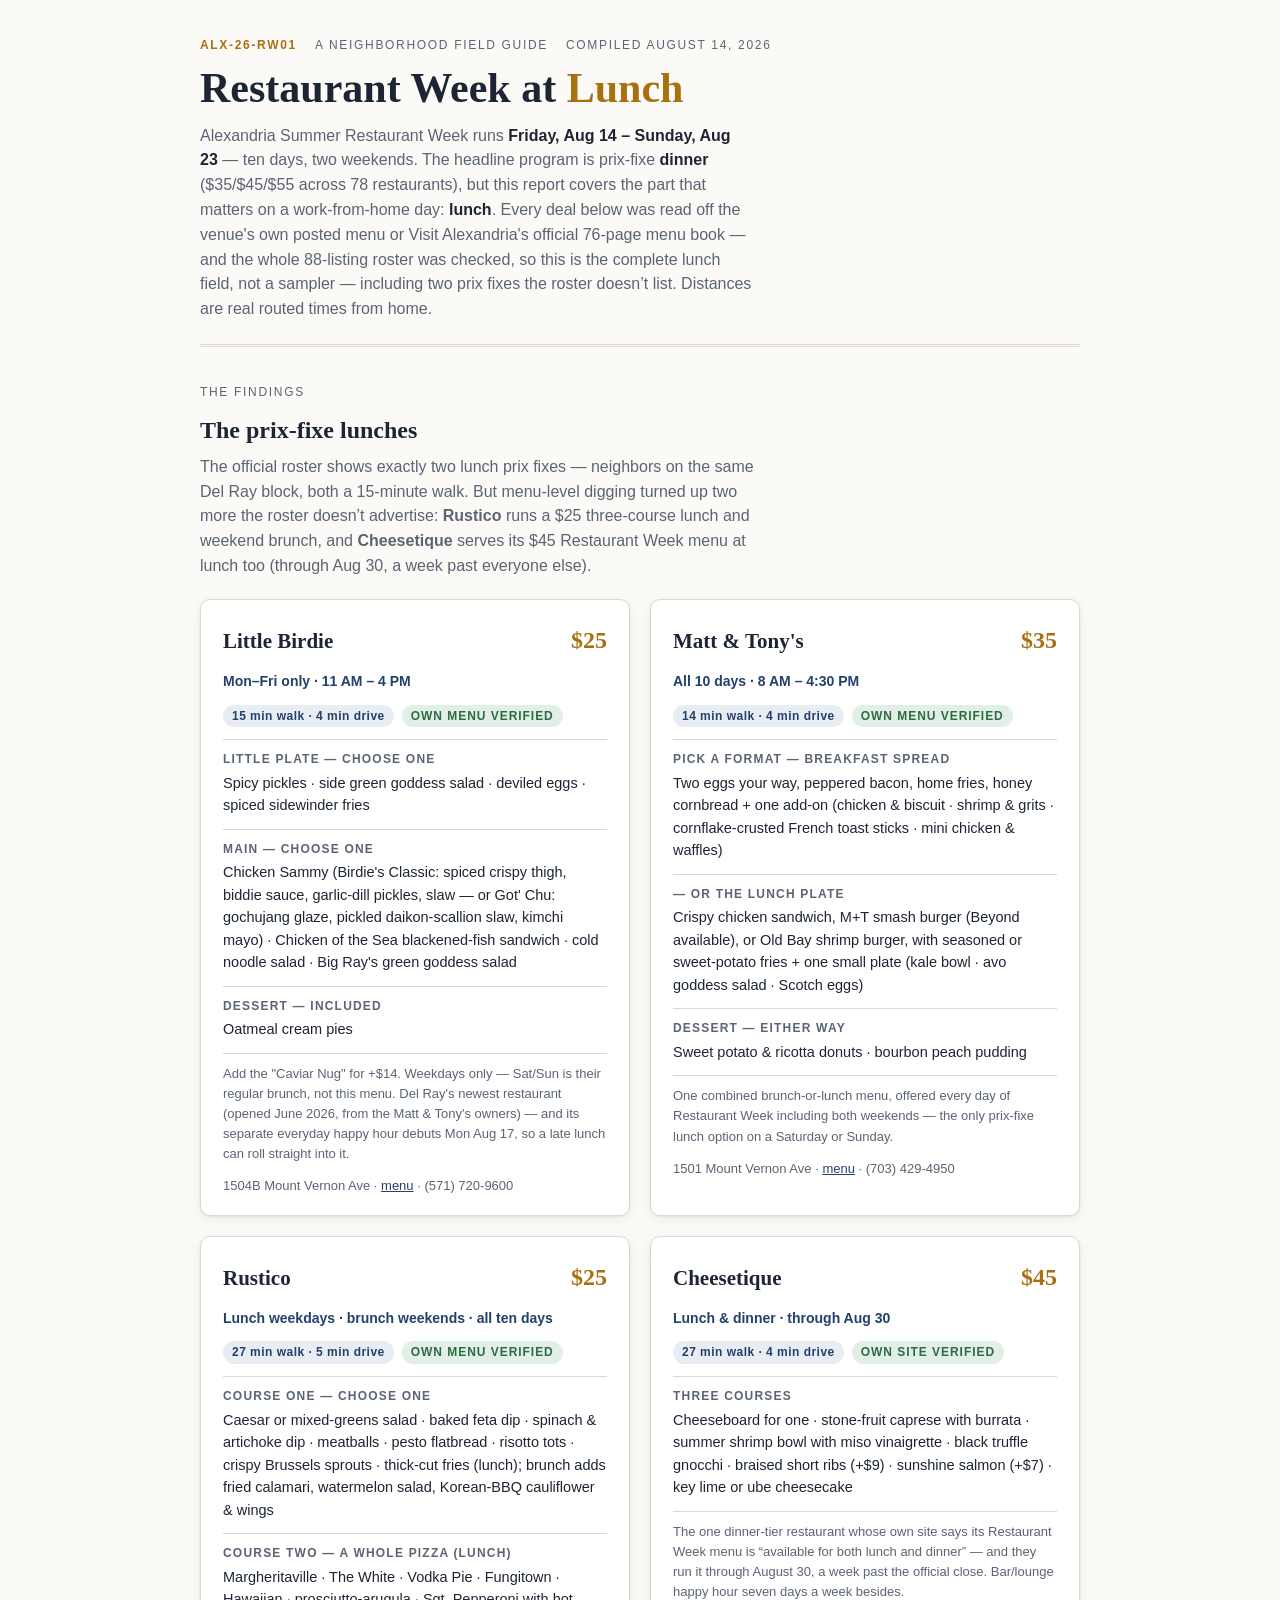
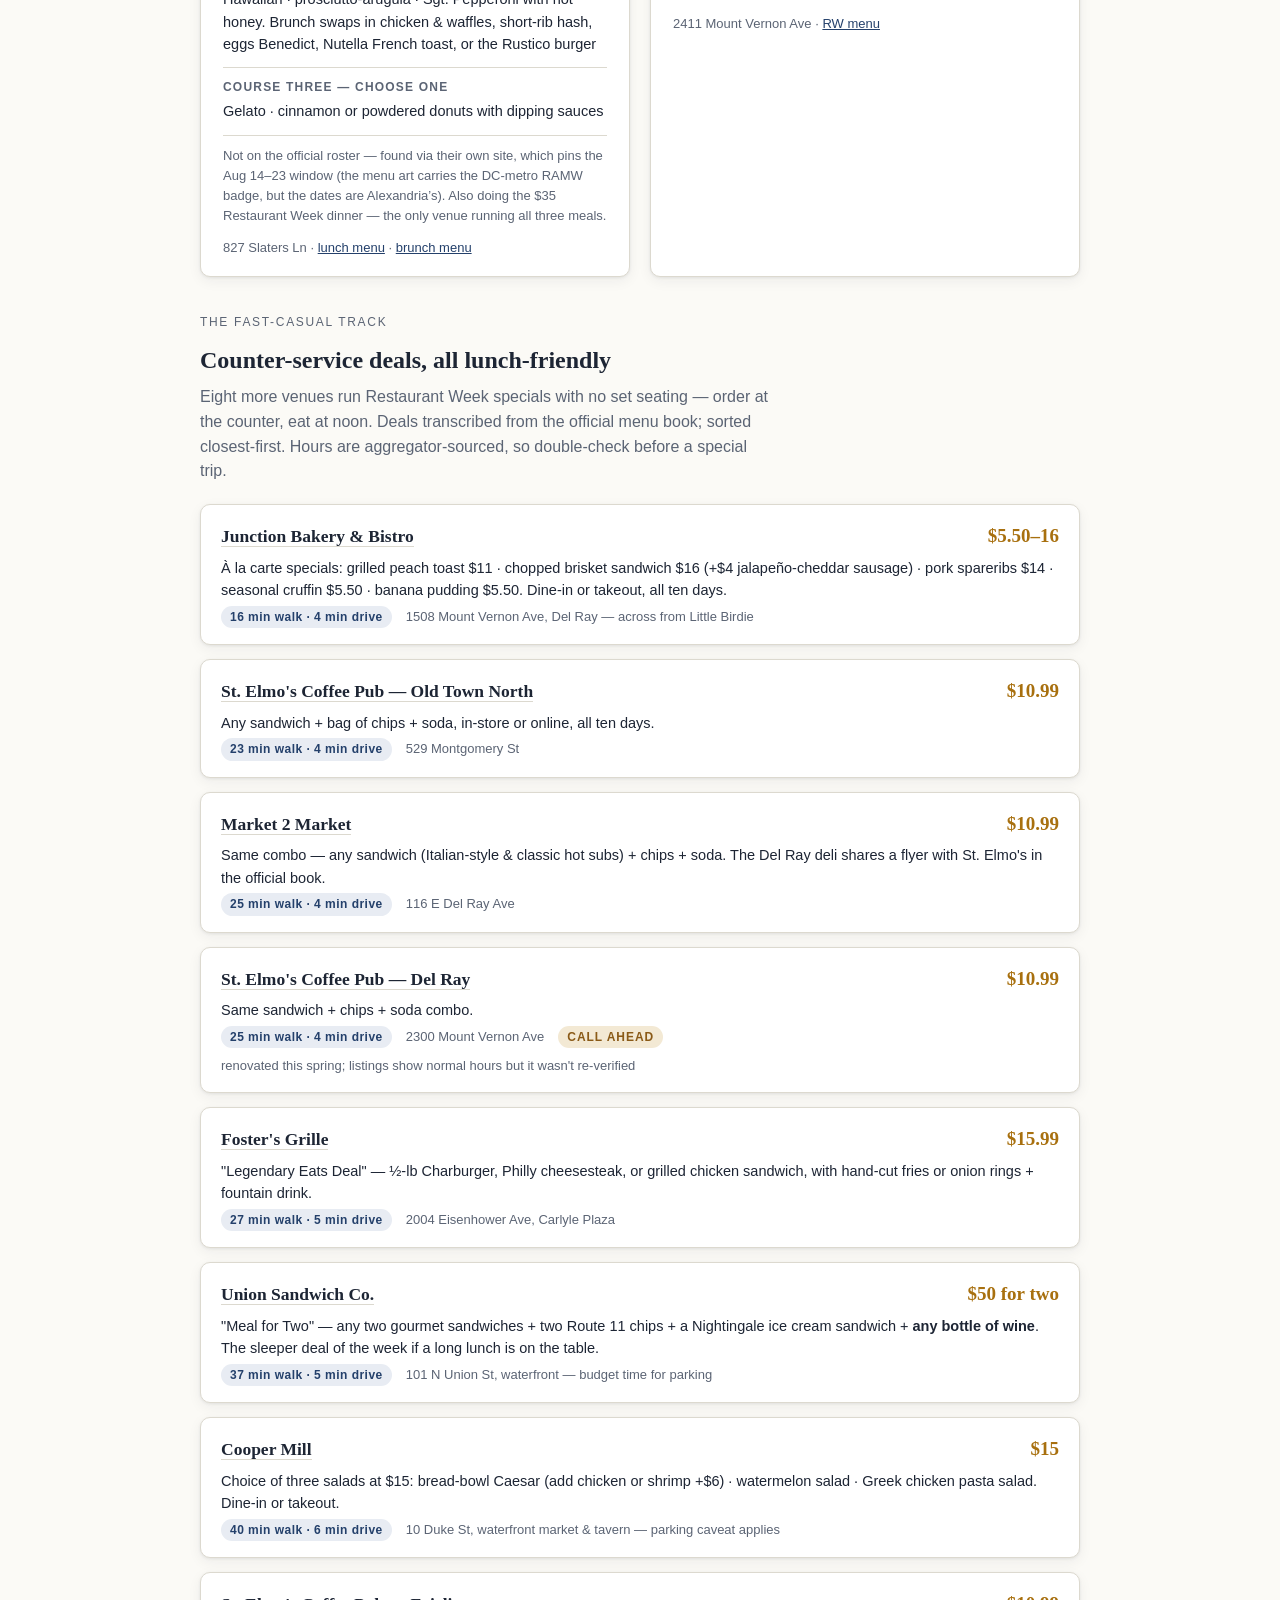
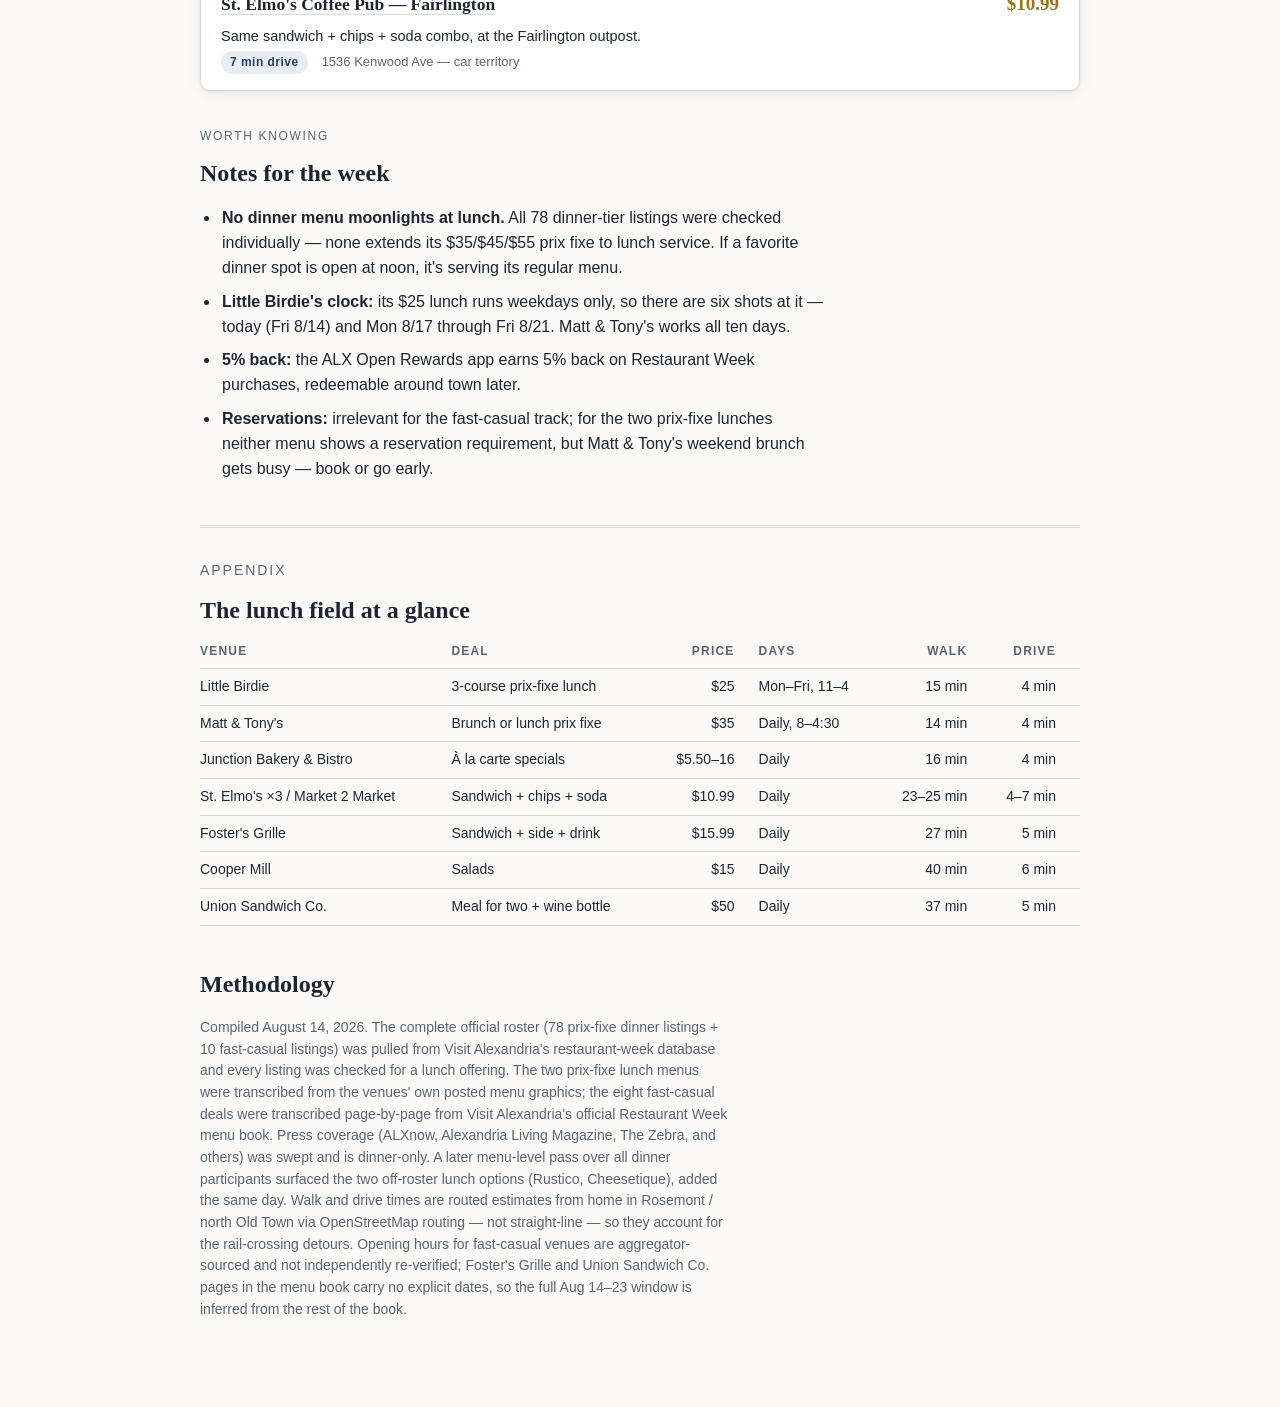
<file: arw-lunch/index.html>
<!doctype html>
<html lang="en">
<head>
<meta charset="utf-8">
<meta name="viewport" content="width=device-width, initial-scale=1">
<title>Restaurant Week at Lunch — Alexandria, Aug 14–23, 2026</title>
<style>
  :root{
    --paper:#fbfaf6; --card:#ffffff; --ink:#1d2534; --muted:#5b6474; --line:#dcd9cf;
    --navy:#24406b; --navy-soft:#e8ecf3; --amber:#a8700f; --amber-deep:#8a5c0c; --amber-soft:#f5ead2;
    --good:#2e6b45; --good-soft:#e2efe6; --warn:#8a5a17; --warn-soft:#f3e9d4;
    --shadow:0 1px 3px rgba(29,37,52,.08),0 4px 14px rgba(29,37,52,.06);
  }
  @media (prefers-color-scheme: dark){
    :root:not([data-theme="light"]){
      --paper:#151a24; --card:#1d2431; --ink:#e9e7de; --muted:#9aa3b2; --line:#323a49;
      --navy:#8aa5cf; --navy-soft:#232f44; --amber:#d9a13f; --amber-deep:#e2b567; --amber-soft:#33301f;
      --good:#7dbd94; --good-soft:#20301f; --warn:#d8b26a; --warn-soft:#33301f;
      --shadow:0 1px 3px rgba(0,0,0,.4),0 4px 14px rgba(0,0,0,.3);
    }
  }
  :root[data-theme="dark"]{
    --paper:#151a24; --card:#1d2431; --ink:#e9e7de; --muted:#9aa3b2; --line:#323a49;
    --navy:#8aa5cf; --navy-soft:#232f44; --amber:#d9a13f; --amber-deep:#e2b567; --amber-soft:#33301f;
    --good:#7dbd94; --good-soft:#20301f; --warn:#d8b26a; --warn-soft:#33301f;
    --shadow:0 1px 3px rgba(0,0,0,.4),0 4px 14px rgba(0,0,0,.3);
  }
  body{margin:0;background:var(--paper);color:var(--ink);
    font:16px/1.55 -apple-system,BlinkMacSystemFont,"Segoe UI",Roboto,Helvetica,Arial,sans-serif;}
  .wrap{max-width:880px;margin:0 auto;padding:36px 20px 72px;}
  a{color:var(--navy);}
  header.mast{border-bottom:3px double var(--line);padding-bottom:22px;margin-bottom:8px;}
  .eyebrow{display:flex;flex-wrap:wrap;gap:8px 18px;align-items:baseline;font-size:12px;
    letter-spacing:.14em;text-transform:uppercase;color:var(--muted);margin-bottom:10px;}
  .eyebrow .docno{color:var(--amber);font-weight:700;}
  h1{font-family:Georgia,"Times New Roman",serif;font-weight:700;font-size:clamp(28px,4.5vw,42px);
    line-height:1.12;margin:0 0 12px;text-wrap:balance;}
  h1 em{font-style:normal;color:var(--amber);}
  .dek{max-width:62ch;color:var(--muted);margin:0;}
  .dek strong{color:var(--ink);}
  h2{font-family:Georgia,"Times New Roman",serif;font-size:24px;margin:40px 0 6px;}
  .kicker{font-size:12px;letter-spacing:.14em;text-transform:uppercase;color:var(--muted);margin:36px 0 -30px;}
  .lead-note{color:var(--muted);max-width:64ch;margin:0 0 20px;}
  .menus{display:grid;grid-template-columns:repeat(auto-fit,minmax(320px,1fr));gap:20px;}
  .menu-card{background:var(--card);border:1px solid var(--line);border-radius:10px;
    box-shadow:var(--shadow);padding:22px 22px 18px;display:flex;flex-direction:column;gap:12px;}
  .menu-card .head{display:flex;justify-content:space-between;align-items:baseline;gap:12px;flex-wrap:wrap;}
  .menu-card h3{font-family:Georgia,serif;font-size:21px;margin:0;}
  .price{font-family:Georgia,serif;font-size:24px;color:var(--amber);font-weight:700;white-space:nowrap;}
  .when{font-weight:700;color:var(--navy);font-size:14px;}
  .chips{display:flex;gap:8px;flex-wrap:wrap;}
  .chip{font-size:12px;font-weight:700;letter-spacing:.04em;padding:2px 9px;border-radius:99px;white-space:nowrap;}
  .chip.dist{background:var(--navy-soft);color:var(--navy);}
  .chip.verified{background:var(--good-soft);color:var(--good);text-transform:uppercase;letter-spacing:.08em;}
  .chip.warn{background:var(--warn-soft);color:var(--warn);text-transform:uppercase;letter-spacing:.08em;}
  .course{border-top:1px solid var(--line);padding-top:10px;}
  .course b{display:block;font-size:12px;letter-spacing:.1em;text-transform:uppercase;color:var(--muted);margin-bottom:3px;}
  .course p{margin:0;font-size:14.5px;}
  .fineprint{font-size:13px;color:var(--muted);margin:0;border-top:1px solid var(--line);padding-top:10px;}
  .addr{font-size:13px;color:var(--muted);}
  .fc-list{display:flex;flex-direction:column;gap:14px;margin-top:20px;}
  .fc{background:var(--card);border:1px solid var(--line);border-radius:10px;box-shadow:var(--shadow);
    padding:16px 20px;display:grid;grid-template-columns:1fr auto;gap:4px 16px;align-items:baseline;}
  .fc h3{font-family:Georgia,serif;font-size:17.5px;margin:0;}
  .fc h3 a,.menu-card h3 a{color:inherit;text-decoration:none;border-bottom:1px solid var(--line);}
  .fc h3 a:hover,.menu-card h3 a:hover{border-color:var(--amber);color:var(--amber);}
  .fc .price{font-size:19px;}
  .fc .deal{grid-column:1/-1;margin:2px 0 0;font-size:14.5px;}
  .fc .meta{grid-column:1/-1;display:flex;gap:8px 14px;flex-wrap:wrap;align-items:center;font-size:13px;color:var(--muted);}
  .note-list{margin:14px 0 0;padding-left:20px;display:flex;flex-direction:column;gap:9px;max-width:68ch;}
  .note-list li{padding-left:2px;}
  .note-list b{color:var(--ink);}
  .appendix{border-top:3px double var(--line);margin-top:44px;padding-top:8px;}
  .appendix p{max-width:68ch;color:var(--muted);font-size:14px;}
  table{border-collapse:collapse;width:100%;font-variant-numeric:tabular-nums;}
  .tbl-scroll{overflow-x:auto;}
  th,td{text-align:left;padding:7px 14px 7px 0;border-bottom:1px solid var(--line);font-size:14px;}
  th{font-size:12px;letter-spacing:.1em;text-transform:uppercase;color:var(--muted);font-weight:700;}
  td.num{text-align:right;padding-right:24px;white-space:nowrap;}
  th.num{text-align:right;padding-right:24px;}
  @media (prefers-reduced-motion:no-preference){ html{scroll-behavior:smooth;} }
</style>
</head>
<body>

<div class="wrap">
<header class="mast">
  <div class="eyebrow">
    <span class="docno">ALX-26-RW01</span>
    <span>A Neighborhood Field Guide</span>
    <span>Compiled August 14, 2026</span>
  </div>
  <h1>Restaurant Week at <em>Lunch</em></h1>
  <p class="dek">Alexandria Summer Restaurant Week runs <strong>Friday, Aug 14 – Sunday, Aug 23</strong> —
  ten days, two weekends. The headline program is prix-fixe <strong>dinner</strong> ($35/$45/$55 across 78
  restaurants), but this report covers the part that matters on a work-from-home day: <strong>lunch</strong>.
  Every deal below was read off the venue's own posted menu or Visit Alexandria's official 76-page menu book —
  and the whole 88-listing roster was checked, so this is the complete lunch field, not a sampler — including two prix fixes the roster doesn’t list.
  Distances are real routed times from home.</p>
</header>

<p class="kicker">The Findings</p>
<h2>The prix-fixe lunches</h2>
<p class="lead-note">The official roster shows exactly two lunch prix fixes — neighbors on the same Del Ray
block, both a 15-minute walk. But menu-level digging turned up two more the roster doesn’t advertise:
<strong>Rustico</strong> runs a $25 three-course lunch and weekend brunch, and <strong>Cheesetique</strong>
serves its $45 Restaurant Week menu at lunch too (through Aug 30, a week past everyone else).</p>

<div class="menus">
  <div class="menu-card">
    <div class="head">
      <h3>Little Birdie</h3>
      <span class="price">$25</span>
    </div>
    <div class="when">Mon–Fri only · 11 AM – 4 PM</div>
    <div class="chips">
      <span class="chip dist">15 min walk · 4 min drive</span>
      <span class="chip verified">Own menu verified</span>
    </div>
    <div class="course"><b>Little plate — choose one</b>
      <p>Spicy pickles · side green goddess salad · deviled eggs · spiced sidewinder fries</p></div>
    <div class="course"><b>Main — choose one</b>
      <p>Chicken Sammy (Birdie's Classic: spiced crispy thigh, biddie sauce, garlic-dill pickles, slaw —
      or Got' Chu: gochujang glaze, pickled daikon-scallion slaw, kimchi mayo) ·
      Chicken of the Sea blackened-fish sandwich · cold noodle salad · Big Ray's green goddess salad</p></div>
    <div class="course"><b>Dessert — included</b>
      <p>Oatmeal cream pies</p></div>
    <p class="fineprint">Add the "Caviar Nug" for +$14. Weekdays only — Sat/Sun is their regular brunch, not
    this menu. Del Ray's newest restaurant (opened June 2026, from the Matt &amp; Tony's owners) — and its
    separate everyday happy hour debuts Mon Aug 17, so a late lunch can roll straight into it.</p>
    <div class="addr">1504B Mount Vernon Ave · <a href="https://www.littlebirdieva.com/menu">menu</a> · (571) 720-9600</div>
  </div>

  <div class="menu-card">
    <div class="head">
      <h3>Matt &amp; Tony's</h3>
      <span class="price">$35</span>
    </div>
    <div class="when">All 10 days · 8 AM – 4:30 PM</div>
    <div class="chips">
      <span class="chip dist">14 min walk · 4 min drive</span>
      <span class="chip verified">Own menu verified</span>
    </div>
    <div class="course"><b>Pick a format — Breakfast Spread</b>
      <p>Two eggs your way, peppered bacon, home fries, honey cornbread + one add-on
      (chicken &amp; biscuit · shrimp &amp; grits · cornflake-crusted French toast sticks ·
      mini chicken &amp; waffles)</p></div>
    <div class="course"><b>— or the Lunch Plate</b>
      <p>Crispy chicken sandwich, M+T smash burger (Beyond available), or Old Bay shrimp burger,
      with seasoned or sweet-potato fries + one small plate (kale bowl · avo goddess salad · Scotch eggs)</p></div>
    <div class="course"><b>Dessert — either way</b>
      <p>Sweet potato &amp; ricotta donuts · bourbon peach pudding</p></div>
    <p class="fineprint">One combined brunch-or-lunch menu, offered every day of Restaurant Week including
    both weekends — the only prix-fixe lunch option on a Saturday or Sunday.</p>
    <div class="addr">1501 Mount Vernon Ave · <a href="https://www.mattandtonysva.com/menu">menu</a> · (703) 429-4950</div>
  </div>
</div>

<div class="menus" style="margin-top:20px">
  <div class="menu-card">
    <div class="head">
      <h3>Rustico</h3>
      <span class="price">$25</span>
    </div>
    <div class="when">Lunch weekdays · brunch weekends · all ten days</div>
    <div class="chips">
      <span class="chip dist">27 min walk · 5 min drive</span>
      <span class="chip verified">Own menu verified</span>
    </div>
    <div class="course"><b>Course one — choose one</b>
      <p>Caesar or mixed-greens salad · baked feta dip · spinach &amp; artichoke dip · meatballs ·
      pesto flatbread · risotto tots · crispy Brussels sprouts · thick-cut fries (lunch); brunch adds
      fried calamari, watermelon salad, Korean-BBQ cauliflower &amp; wings</p></div>
    <div class="course"><b>Course two — a whole pizza (lunch)</b>
      <p>Margheritaville · The White · Vodka Pie · Fungitown · Hawaiian · prosciutto-arugula ·
      Sgt. Pepperoni with hot honey. Brunch swaps in chicken &amp; waffles, short-rib hash, eggs
      Benedict, Nutella French toast, or the Rustico burger</p></div>
    <div class="course"><b>Course three — choose one</b>
      <p>Gelato · cinnamon or powdered donuts with dipping sauces</p></div>
    <p class="fineprint">Not on the official roster — found via their own site, which pins the
    Aug 14–23 window (the menu art carries the DC-metro RAMW badge, but the dates are Alexandria’s).
    Also doing the $35 Restaurant Week dinner — the only venue running all three meals.</p>
    <div class="addr">827 Slaters Ln ·
    <a href="https://www.rusticorestaurant.com/_files/ugd/ea7e5d_95a556d7c6cf4d31a32cddf2880276c4.pdf">lunch menu</a> ·
    <a href="https://www.rusticorestaurant.com/_files/ugd/ea7e5d_0b0bef6eb55c425aa15e1e344aeafb92.pdf">brunch menu</a></div>
  </div>

  <div class="menu-card">
    <div class="head">
      <h3>Cheesetique</h3>
      <span class="price">$45</span>
    </div>
    <div class="when">Lunch &amp; dinner · through Aug 30</div>
    <div class="chips">
      <span class="chip dist">27 min walk · 4 min drive</span>
      <span class="chip verified">Own site verified</span>
    </div>
    <div class="course"><b>Three courses</b>
      <p>Cheeseboard for one · stone-fruit caprese with burrata · summer shrimp bowl with miso
      vinaigrette · black truffle gnocchi · braised short ribs (+$9) · sunshine salmon (+$7) ·
      key lime or ube cheesecake</p></div>
    <p class="fineprint">The one dinner-tier restaurant whose own site says its Restaurant Week menu
    is “available for both lunch and dinner” — and they run it through August 30, a week past the
    official close. Bar/lounge happy hour seven days a week besides.</p>
    <div class="addr">2411 Mount Vernon Ave ·
    <a href="https://www.cheesetique.com/restaurant-week/">RW menu</a></div>
  </div>
</div>

<p class="kicker">The Fast-Casual Track</p>
<h2>Counter-service deals, all lunch-friendly</h2>
<p class="lead-note">Eight more venues run Restaurant Week specials with no set seating — order at the counter,
eat at noon. Deals transcribed from the official menu book; sorted closest-first. Hours are
aggregator-sourced, so double-check before a special trip.</p>

<div class="fc-list">
  <div class="fc">
    <h3><a href="https://www.junctionbakery.com/">Junction Bakery &amp; Bistro</a></h3><span class="price">$5.50–16</span>
    <p class="deal">À la carte specials: grilled peach toast $11 · chopped brisket sandwich $16
    (+$4 jalapeño-cheddar sausage) · pork spareribs $14 · seasonal cruffin $5.50 · banana pudding $5.50.
    Dine-in or takeout, all ten days.</p>
    <div class="meta"><span class="chip dist">16 min walk · 4 min drive</span>
    <span>1508 Mount Vernon Ave, Del Ray — across from Little Birdie</span></div>
  </div>
  <div class="fc">
    <h3><a href="https://www.stelmoscoffeepub.com/">St. Elmo's Coffee Pub — Old Town North</a></h3><span class="price">$10.99</span>
    <p class="deal">Any sandwich + bag of chips + soda, in-store or online, all ten days.</p>
    <div class="meta"><span class="chip dist">23 min walk · 4 min drive</span>
    <span>529 Montgomery St</span></div>
  </div>
  <div class="fc">
    <h3><a href="https://www.m2mdelray.com/">Market 2 Market</a></h3><span class="price">$10.99</span>
    <p class="deal">Same combo — any sandwich (Italian-style &amp; classic hot subs) + chips + soda.
    The Del Ray deli shares a flyer with St. Elmo's in the official book.</p>
    <div class="meta"><span class="chip dist">25 min walk · 4 min drive</span>
    <span>116 E Del Ray Ave</span></div>
  </div>
  <div class="fc">
    <h3><a href="https://www.stelmoscoffeepub.com/">St. Elmo's Coffee Pub — Del Ray</a></h3><span class="price">$10.99</span>
    <p class="deal">Same sandwich + chips + soda combo.</p>
    <div class="meta"><span class="chip dist">25 min walk · 4 min drive</span>
    <span>2300 Mount Vernon Ave</span>
    <span class="chip warn">Call ahead</span>
    <span>renovated this spring; listings show normal hours but it wasn't re-verified</span></div>
  </div>
  <div class="fc">
    <h3><a href="https://www.fostersgrille.com/">Foster's Grille</a></h3><span class="price">$15.99</span>
    <p class="deal">"Legendary Eats Deal" — ½-lb Charburger, Philly cheesesteak, or grilled chicken
    sandwich, with hand-cut fries or onion rings + fountain drink.</p>
    <div class="meta"><span class="chip dist">27 min walk · 5 min drive</span>
    <span>2004 Eisenhower Ave, Carlyle Plaza</span></div>
  </div>
  <div class="fc">
    <h3><a href="https://www.unionsandwichco.com/">Union Sandwich Co.</a></h3><span class="price">$50 for two</span>
    <p class="deal">"Meal for Two" — any two gourmet sandwiches + two Route 11 chips + a Nightingale
    ice cream sandwich + <b>any bottle of wine</b>. The sleeper deal of the week if a long lunch is on the table.</p>
    <div class="meta"><span class="chip dist">37 min walk · 5 min drive</span>
    <span>101 N Union St, waterfront — budget time for parking</span></div>
  </div>
  <div class="fc">
    <h3><a href="https://www.coopermillalx.com/">Cooper Mill</a></h3><span class="price">$15</span>
    <p class="deal">Choice of three salads at $15: bread-bowl Caesar (add chicken or shrimp +$6) ·
    watermelon salad · Greek chicken pasta salad. Dine-in or takeout.</p>
    <div class="meta"><span class="chip dist">40 min walk · 6 min drive</span>
    <span>10 Duke St, waterfront market &amp; tavern — parking caveat applies</span></div>
  </div>
  <div class="fc">
    <h3><a href="https://www.stelmoscoffeepub.com/">St. Elmo's Coffee Pub — Fairlington</a></h3><span class="price">$10.99</span>
    <p class="deal">Same sandwich + chips + soda combo, at the Fairlington outpost.</p>
    <div class="meta"><span class="chip dist">7 min drive</span>
    <span>1536 Kenwood Ave — car territory</span></div>
  </div>
</div>

<p class="kicker">Worth Knowing</p>
<h2>Notes for the week</h2>
<ul class="note-list">
  <li><b>No dinner menu moonlights at lunch.</b> All 78 dinner-tier listings were checked individually —
  none extends its $35/$45/$55 prix fixe to lunch service. If a favorite dinner spot is open at noon,
  it's serving its regular menu.</li>
  <li><b>Little Birdie's clock:</b> its $25 lunch runs weekdays only, so there are six shots at it —
  today (Fri 8/14) and Mon 8/17 through Fri 8/21. Matt &amp; Tony's works all ten days.</li>
  <li><b>5% back:</b> the ALX Open Rewards app earns 5% back on Restaurant Week purchases, redeemable
  around town later.</li>
  <li><b>Reservations:</b> irrelevant for the fast-casual track; for the two prix-fixe lunches neither menu
  shows a reservation requirement, but Matt &amp; Tony's weekend brunch gets busy — book or go early.</li>
</ul>

<div class="appendix">
  <p class="kicker" style="margin-top:24px">Appendix</p>
  <h2>The lunch field at a glance</h2>
  <div class="tbl-scroll">
  <table>
    <tr><th>Venue</th><th>Deal</th><th class="num">Price</th><th>Days</th><th class="num">Walk</th><th class="num">Drive</th></tr>
    <tr><td>Little Birdie</td><td>3-course prix-fixe lunch</td><td class="num">$25</td><td>Mon–Fri, 11–4</td><td class="num">15 min</td><td class="num">4 min</td></tr>
    <tr><td>Matt &amp; Tony's</td><td>Brunch or lunch prix fixe</td><td class="num">$35</td><td>Daily, 8–4:30</td><td class="num">14 min</td><td class="num">4 min</td></tr>
    <tr><td>Junction Bakery &amp; Bistro</td><td>À la carte specials</td><td class="num">$5.50–16</td><td>Daily</td><td class="num">16 min</td><td class="num">4 min</td></tr>
    <tr><td>St. Elmo's ×3 / Market 2 Market</td><td>Sandwich + chips + soda</td><td class="num">$10.99</td><td>Daily</td><td class="num">23–25 min</td><td class="num">4–7 min</td></tr>
    <tr><td>Foster's Grille</td><td>Sandwich + side + drink</td><td class="num">$15.99</td><td>Daily</td><td class="num">27 min</td><td class="num">5 min</td></tr>
    <tr><td>Cooper Mill</td><td>Salads</td><td class="num">$15</td><td>Daily</td><td class="num">40 min</td><td class="num">6 min</td></tr>
    <tr><td>Union Sandwich Co.</td><td>Meal for two + wine bottle</td><td class="num">$50</td><td>Daily</td><td class="num">37 min</td><td class="num">5 min</td></tr>
  </table>
  </div>
  <h2>Methodology</h2>
  <p>Compiled August 14, 2026. The complete official roster (78 prix-fixe dinner listings + 10 fast-casual
  listings) was pulled from Visit Alexandria's restaurant-week database and every listing was checked for a
  lunch offering. The two prix-fixe lunch menus were transcribed from the venues' own posted menu graphics;
  the eight fast-casual deals were transcribed page-by-page from Visit Alexandria's official Restaurant Week
  menu book. Press coverage (ALXnow, Alexandria Living Magazine, The Zebra, and others) was swept and is
  dinner-only. A later menu-level pass over all dinner participants surfaced the two off-roster lunch
  options (Rustico, Cheesetique), added the same day. Walk and drive times are routed estimates from home in Rosemont /
  north Old Town via OpenStreetMap routing — not straight-line — so they account for the rail-crossing
  detours. Opening hours for fast-casual venues are aggregator-sourced and not independently re-verified;
  Foster's Grille and Union Sandwich Co. pages in the menu book carry no explicit dates, so the full
  Aug 14–23 window is inferred from the rest of the book.</p>
</div>
</div>

</body>
</html>
</file>
